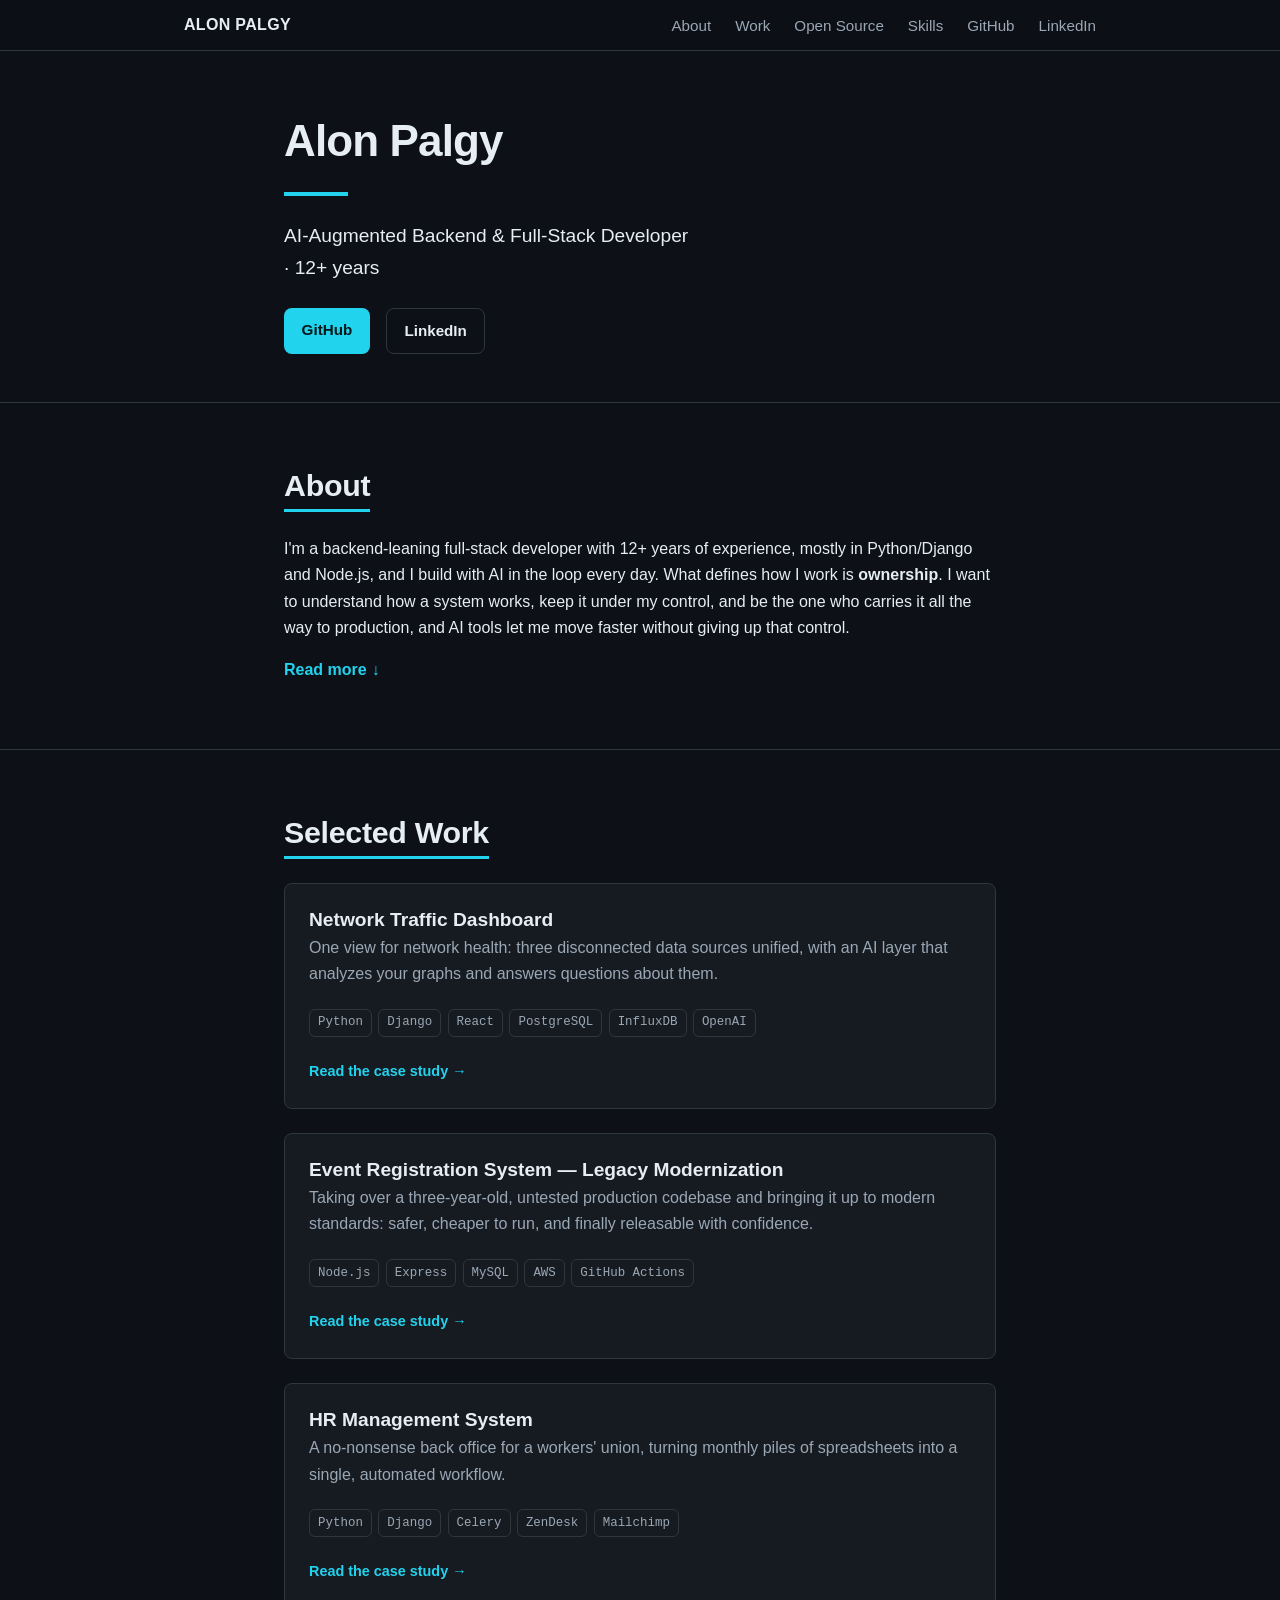
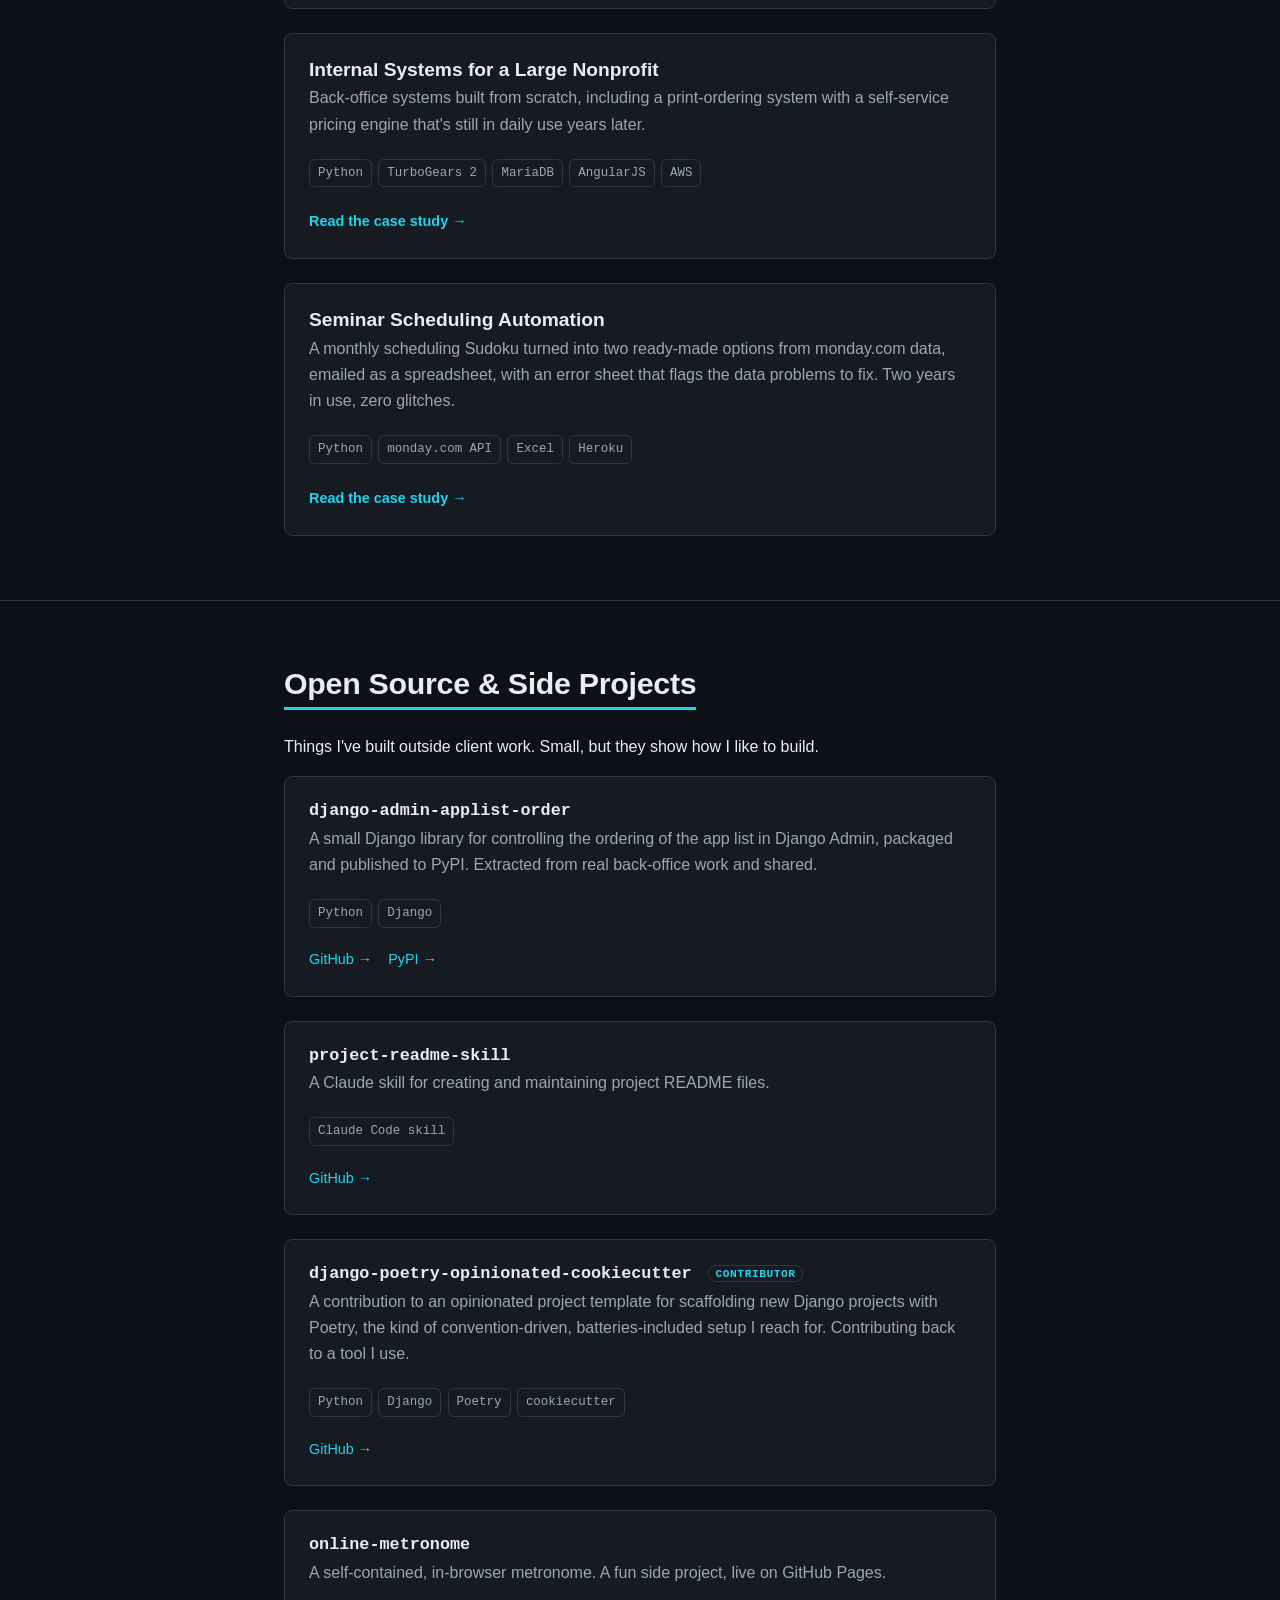
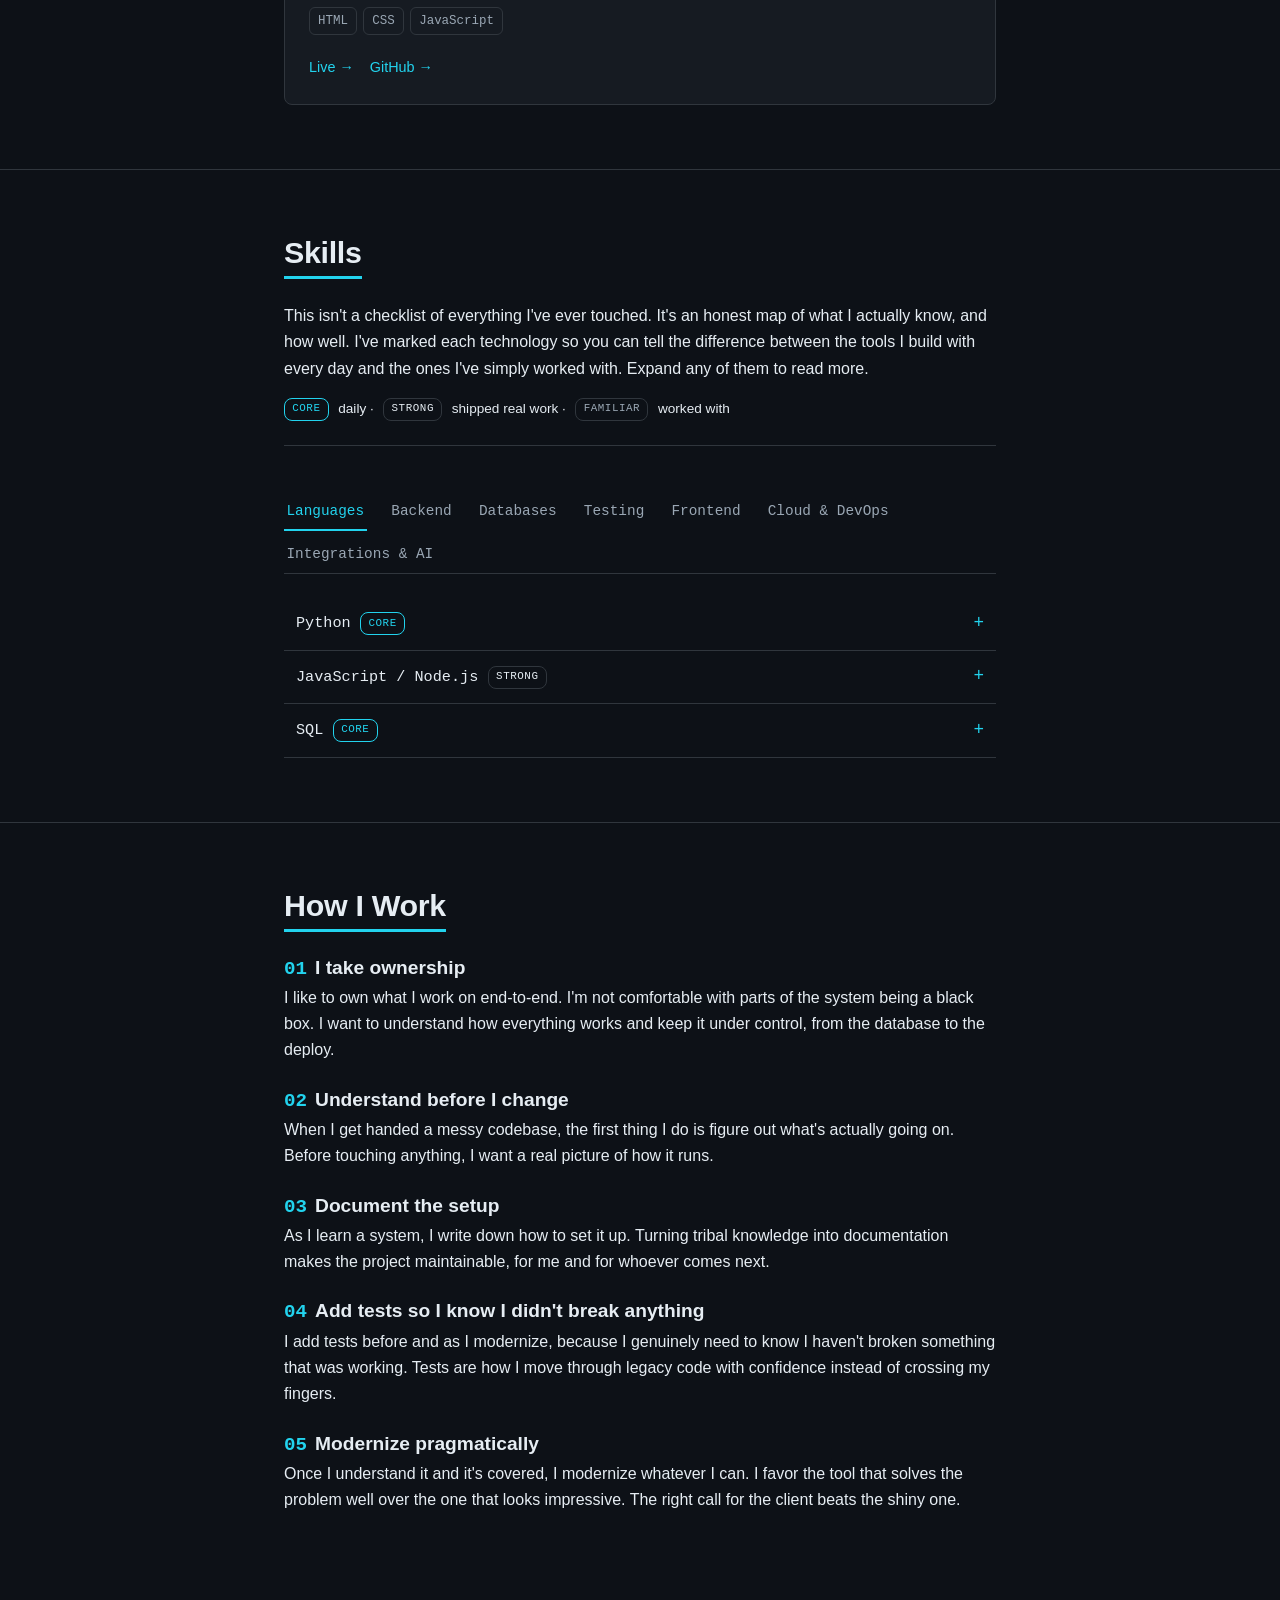
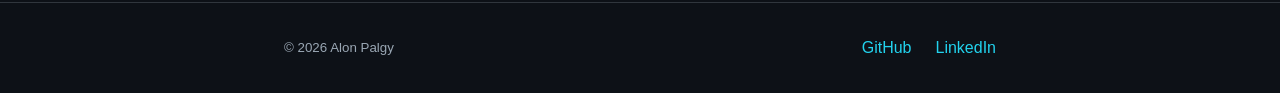
<file: index.html>
<!doctype html>
<html lang="en">
<head>
  <meta charset="utf-8">
  <meta name="viewport" content="width=device-width, initial-scale=1">
  <title>Alon Palgy — AI-Augmented Backend &amp; Full-Stack Developer</title>
  <meta name="description" content="Alon Palgy: AI-augmented backend and full-stack developer, 12+ years in Python/Django and Node.js. I build and ship end-to-end — data, integrations, CI/CD, and production — with AI in the loop.">
  <link rel="icon" type="image/svg+xml" href="assets/favicon.svg">
  <link rel="stylesheet" href="style.css">

  <!-- Open Graph / social -->
  <meta property="og:type" content="website">
  <meta property="og:title" content="Alon Palgy — AI-Augmented Backend &amp; Full-Stack Developer">
  <meta property="og:description" content="AI-augmented backend & full-stack developer, 12+ years. I build and ship end-to-end, from data and integrations to CI/CD and production.">
  <meta property="og:url" content="https://alon-p.github.io/self/">
  <meta name="twitter:card" content="summary">
</head>
<body>

  <header class="nav">
    <div class="nav-inner">
      <a class="nav-brand" href="index.html">ALON PALGY</a>
      <nav class="nav-links" aria-label="Primary">
        <a href="#about">About</a>
        <a href="#work">Work</a>
        <a href="#open-source">Open Source</a>
        <a href="#skills">Skills</a>
        <a href="https://github.com/alon-p" rel="noopener">GitHub</a>
        <a href="https://www.linkedin.com/in/alonpgy" rel="noopener">LinkedIn</a>
      </nav>
    </div>
  </header>

  <main>

    <!-- Hero -->
    <section class="hero">
      <div class="container">
        <h1>Alon Palgy</h1>
        <hr class="accent-rule">
        <p class="lead">AI-Augmented Backend &amp; Full-Stack Developer · 12+ years</p>
        <div class="hero-actions">
          <a class="btn btn-primary" href="https://github.com/alon-p" rel="noopener">GitHub</a>
          <a class="btn btn-secondary" href="https://www.linkedin.com/in/alonpgy" rel="noopener">LinkedIn</a>
        </div>
      </div>
    </section>

    <!-- About -->
    <section class="section" id="about">
      <div class="container">
        <h2 class="section-title">About</h2>
        <div class="readmore">
          <input class="readmore-toggle" type="checkbox" id="about-toggle">
          <p>I'm a backend-leaning full-stack developer with 12+ years of experience, mostly in Python/Django and Node.js, and I build with AI in the loop every day. What defines how I work is <strong>ownership</strong>. I want to understand how a system works, keep it under my control, and be the one who carries it all the way to production, and AI tools let me move faster without giving up that control.</p>
          <div class="readmore-rest">
            <p>I'm drawn to the complicated parts other people would rather avoid: untangling mismatched data sources, modernizing legacy services, and building the back-office tools and automations that keep an organization running. I'm comfortable taking responsibility for the whole path (CI/CD, integrations, deployments, and production operations), not just the code that's fun to write.</p>
            <p>I've done this across network monitoring, event management, and HR for a range of clients, and I bring the same instinct to each: make it work, make it understandable, and make sure I didn't break anything on the way.</p>
          </div>
          <label class="readmore-btn" for="about-toggle">
            <span class="readmore-more">Read more</span>
            <span class="readmore-less">Show less</span>
          </label>
        </div>
      </div>
    </section>

    <!-- Selected work -->
    <section class="section" id="work">
      <div class="container">
        <h2 class="section-title">Selected Work</h2>
        <div class="teasers">

          <article class="teaser">
            <h3><a href="projects/network-dashboard.html">Network Traffic Dashboard</a></h3>
            <p class="tagline">One view for network health: three disconnected data sources unified, with an AI layer that analyzes your graphs and answers questions about them.</p>
            <ul class="tags">
              <li>Python</li><li>Django</li><li>React</li><li>PostgreSQL</li><li>InfluxDB</li><li>OpenAI</li>
            </ul>
            <a class="more" href="projects/network-dashboard.html">Read the case study →</a>
          </article>

          <article class="teaser">
            <h3><a href="projects/event-registration.html">Event Registration System — Legacy Modernization</a></h3>
            <p class="tagline">Taking over a three-year-old, untested production codebase and bringing it up to modern standards: safer, cheaper to run, and finally releasable with confidence.</p>
            <ul class="tags">
              <li>Node.js</li><li>Express</li><li>MySQL</li><li>AWS</li><li>GitHub Actions</li>
            </ul>
            <a class="more" href="projects/event-registration.html">Read the case study →</a>
          </article>

          <article class="teaser">
            <h3><a href="projects/hr-system.html">HR Management System</a></h3>
            <p class="tagline">A no-nonsense back office for a workers' union, turning monthly piles of spreadsheets into a single, automated workflow.</p>
            <ul class="tags">
              <li>Python</li><li>Django</li><li>Celery</li><li>ZenDesk</li><li>Mailchimp</li>
            </ul>
            <a class="more" href="projects/hr-system.html">Read the case study →</a>
          </article>

          <article class="teaser">
            <h3><a href="projects/dror-israel.html">Internal Systems for a Large Nonprofit</a></h3>
            <p class="tagline">Back-office systems built from scratch, including a print-ordering system with a self-service pricing engine that's still in daily use years later.</p>
            <ul class="tags">
              <li>Python</li><li>TurboGears&nbsp;2</li><li>MariaDB</li><li>AngularJS</li><li>AWS</li>
            </ul>
            <a class="more" href="projects/dror-israel.html">Read the case study →</a>
          </article>

          <article class="teaser">
            <h3><a href="projects/seminar-scheduler.html">Seminar Scheduling Automation</a></h3>
            <p class="tagline">A monthly scheduling Sudoku turned into two ready-made options from monday.com data, emailed as a spreadsheet, with an error sheet that flags the data problems to fix. Two years in use, zero glitches.</p>
            <ul class="tags">
              <li>Python</li><li>monday.com&nbsp;API</li><li>Excel</li><li>Heroku</li>
            </ul>
            <a class="more" href="projects/seminar-scheduler.html">Read the case study →</a>
          </article>

        </div>
      </div>
    </section>

    <!-- Open source -->
    <section class="section" id="open-source">
      <div class="container">
        <h2 class="section-title">Open Source &amp; Side Projects</h2>
        <p>Things I've built outside client work. Small, but they show how I like to build.</p>
        <div class="repos">

          <article class="repo">
            <h3>django-admin-applist-order</h3>
            <p>A small Django library for controlling the ordering of the app list in Django Admin, packaged and published to PyPI. Extracted from real back-office work and shared.</p>
            <ul class="tags"><li>Python</li><li>Django</li></ul>
            <div class="links">
              <a href="https://github.com/alon-p/django-admin-applist-order" rel="noopener">GitHub →</a>
              <a href="https://pypi.org/project/django-admin-applist-order/" rel="noopener">PyPI →</a>
            </div>
          </article>

          <article class="repo">
            <h3>project-readme-skill</h3>
            <p>A Claude skill for creating and maintaining project README files.</p>
            <ul class="tags"><li>Claude Code skill</li></ul>
            <div class="links">
              <a href="https://github.com/alon-p/project-readme-skill" rel="noopener">GitHub →</a>
            </div>
          </article>

          <article class="repo">
            <h3>django-poetry-opinionated-cookiecutter <span class="repo-role">contributor</span></h3>
            <p>A contribution to an opinionated project template for scaffolding new Django projects with Poetry, the kind of convention-driven, batteries-included setup I reach for. Contributing back to a tool I use.</p>
            <ul class="tags"><li>Python</li><li>Django</li><li>Poetry</li><li>cookiecutter</li></ul>
            <div class="links">
              <a href="https://github.com/alonisser/django-poetry-opinionated-cookiecutter" rel="noopener">GitHub →</a>
            </div>
          </article>

          <article class="repo">
            <h3>online-metronome</h3>
            <p>A self-contained, in-browser metronome. A fun side project, live on GitHub Pages.</p>
            <ul class="tags"><li>HTML</li><li>CSS</li><li>JavaScript</li></ul>
            <div class="links">
              <a href="https://alon-p.github.io/online-metronome/" rel="noopener">Live →</a>
              <a href="https://github.com/alon-p/online-metronome" rel="noopener">GitHub →</a>
            </div>
          </article>

        </div>
      </div>
    </section>

    <!-- Skills -->
    <section class="section" id="skills">
      <div class="container">
        <h2 class="section-title">Skills</h2>

        <p class="skills-intro">This isn't a checklist of everything I've ever touched. It's an honest map of what I actually know, and how well. I've marked each technology so you can tell the difference between the tools I build with every day and the ones I've simply worked with. Expand any of them to read more.</p>
        <p class="tier-legend">
          <span class="tier tier-core">Core</span> daily ·
          <span class="tier tier-strong">Strong</span> shipped real work ·
          <span class="tier tier-familiar">Familiar</span> worked with
        </p>

        <div class="skill-tabs">
          <input class="skill-tab-input" type="radio" name="skill-tabs" id="st-languages" checked>
          <input class="skill-tab-input" type="radio" name="skill-tabs" id="st-backend">
          <input class="skill-tab-input" type="radio" name="skill-tabs" id="st-databases">
          <input class="skill-tab-input" type="radio" name="skill-tabs" id="st-testing">
          <input class="skill-tab-input" type="radio" name="skill-tabs" id="st-frontend">
          <input class="skill-tab-input" type="radio" name="skill-tabs" id="st-devops">
          <input class="skill-tab-input" type="radio" name="skill-tabs" id="st-integrations">

          <div class="skill-tablist" role="tablist" aria-label="Skill categories">
            <label class="skill-tab" for="st-languages">Languages</label>
            <label class="skill-tab" for="st-backend">Backend</label>
            <label class="skill-tab" for="st-databases">Databases</label>
            <label class="skill-tab" for="st-testing">Testing</label>
            <label class="skill-tab" for="st-frontend">Frontend</label>
            <label class="skill-tab" for="st-devops">Cloud &amp; DevOps</label>
            <label class="skill-tab" for="st-integrations">Integrations &amp; AI</label>
          </div>

          <div class="skill-panels">
            <div class="skill-panel" role="tabpanel">
          <details class="skill">
            <summary><span class="skill-name">Python</span> <span class="tier tier-core">Core</span></summary>
            <div class="skill-body">
              <p>My main language for about 12 years, and what I write every day. I was around for the end of Python 2.7 and have spent the last six years in Python 3, a language and community I genuinely enjoy. It's the tool I reach for first: expressive, quick to build in, and backed by a deep ecosystem, so I can take most problems from idea to a clean, well-tested solution without fighting the language. I never miss the annual PyCon Israel convention. Come say hello, see you there.</p>
              <p class="seen-in">Seen in: <a href="projects/seminar-scheduler.html">Seminar Scheduling Automation</a></p>
            </div>
          </details>
          <details class="skill">
            <summary><span class="skill-name">JavaScript / Node.js</span> <span class="tier tier-strong">Strong</span></summary>
            <div class="skill-body">
              <p>About two years building on a Node/Express backend. It's deliberately bare-bones: you live in middleware and assemble a lot yourself, with no ORM or even a query builder out of the box. I added Knex as a query builder, used it to close a number of SQL-injection holes, and defined a DB schema that the integration tests rebuild from scratch on every run. One thing I genuinely prefer: npm keeps a project's modules in its own folder, tidier than remembering to activate a virtualenv. Beyond that, given the choice, I reach for Python on the backend.</p>
              <p class="seen-in">Seen in: <a href="projects/event-registration.html">Event Registration System</a></p>
            </div>
          </details>
          <details class="skill">
            <summary><span class="skill-name">SQL</span> <span class="tier tier-core">Core</span></summary>
            <div class="skill-body">
              <p>Every system I've built runs on a relational database: MySQL, then MariaDB, and now PostgreSQL by default. I'm comfortable with the database <em>thinking</em>, not just the syntax: I've worked with B-tree indexes, run <code>EXPLAIN</code> and read its output, and picked sensible index candidates, though I'll be honest that I haven't done heavy performance tuning at scale. I like the ORM model approach, and I'm happy to drop to raw SQL when it's the clearer tool.</p>
            </div>
          </details>
        </div>

            <div class="skill-panel" role="tabpanel">
          <details class="skill">
            <summary><span class="skill-name">Django</span> <span class="tier tier-core">Core</span></summary>
            <div class="skill-body">
              <p>Six years of Django, and the framework I reach for on every project I can. I've also mentored several juniors on how to use it well, and I work with it mostly alongside Django REST Framework. What I love is that it's genuinely batteries-included: a test class that spins up a real test database from your migrations; built-in i18n; pluggable file storage with a ready-made S3 package; a mail layer with a fake backend for tests; and Django Admin, which is excellent for back-office tools. Its strong conventions even pay off on legacy code. I once inherited a badly-written Django project and got my bearings fast, precisely because the framework dictates how a project should be laid out.</p>
              <p class="seen-in">Seen in: <a href="projects/network-dashboard.html">Network Traffic Dashboard</a>, <a href="projects/hr-system.html">HR Management System</a></p>
            </div>
          </details>
          <details class="skill">
            <summary><span class="skill-name">Celery</span> <span class="tier tier-strong">Strong</span></summary>
            <div class="skill-body">
              <p>My go-to when work needs to happen asynchronously or on a schedule. It integrates cleanly with Django and is easy to run with Redis as the broker. On the HR system I used it to move heavy bulk-import work out of the request cycle and to fire a scheduled monthly reminder, replacing a manual "remember to do this" step with something automatic.</p>
              <p class="seen-in">Seen in: <a href="projects/hr-system.html">HR Management System</a></p>
            </div>
          </details>
          <details class="skill">
            <summary><span class="skill-name">Express</span> <span class="tier tier-strong">Strong</span></summary>
            <div class="skill-body">
              <p>About two years on a Node/Express backend: real, shipped work, middleware-heavy, with Knex for queries and a schema the tests rebuild each run. Not my preferred backend stack, but I know my way around it.</p>
              <p class="seen-in">Seen in: <a href="projects/event-registration.html">Event Registration System</a></p>
            </div>
          </details>
          <details class="skill">
            <summary><span class="skill-name">Flask</span> <span class="tier tier-strong">Strong</span></summary>
            <div class="skill-body">
              <p>My pick for a slim Python backend when I need something simple and database-free to start with. I built one project's MVP on Flask and later migrated it to Django as it grew up, the right tool for that stage.</p>
            </div>
          </details>
          <details class="skill">
            <summary><span class="skill-name">TurboGears</span> <span class="tier tier-familiar">Familiar</span></summary>
            <div class="skill-body">
              <p>An older framework with solid foundations and a great solo maintainer. I used it mostly because friends did, back before Django was as strong as it is today. I built around three systems on it, two of which are still running today, with later modernization like Microsoft Entra login bolted on.</p>
              <p class="seen-in">Seen in: <a href="projects/dror-israel.html">Internal Systems (Dror-Israel)</a></p>
            </div>
          </details>
        </div>

            <div class="skill-panel" role="tabpanel">
          <details class="skill">
            <summary><span class="skill-name">PostgreSQL</span> <span class="tier tier-core">Core</span></summary>
            <div class="skill-body">
              <p>My default database today. It feels the most modern of the ones I've used: convenient types, and a deep well of built-in functions and extensions that save you from reinventing things. It's what I'll choose for anything greenfield.</p>
              <p class="seen-in">Seen in: <a href="projects/network-dashboard.html">Network Traffic Dashboard</a>, <a href="projects/hr-system.html">HR Management System</a></p>
            </div>
          </details>
          <details class="skill">
            <summary><span class="skill-name">MySQL / MariaDB</span> <span class="tier tier-strong">Strong</span></summary>
            <div class="skill-body">
              <p>Used across earlier systems, including a live MySQL 5.7 → 8.0 migration with minimal downtime on a production service. I'm comfortable here; Postgres is just my preference now.</p>
              <p class="seen-in">Seen in: <a href="projects/event-registration.html">Event Registration System</a>, <a href="projects/dror-israel.html">Internal Systems (Dror-Israel)</a></p>
            </div>
          </details>
          <details class="skill">
            <summary><span class="skill-name">Redis</span> <span class="tier tier-strong">Strong</span></summary>
            <div class="skill-body">
              <p>Mostly as the Celery broker, and as a fast cache/store when a project needs one. Easy to reach for.</p>
            </div>
          </details>
          <details class="skill">
            <summary><span class="skill-name">InfluxDB</span> <span class="tier tier-familiar">Familiar</span></summary>
            <div class="skill-body">
              <p>The time-series source in the network dashboard, one of the three data sources I reconciled into a single health view.</p>
              <p class="seen-in">Seen in: <a href="projects/network-dashboard.html">Network Traffic Dashboard</a></p>
            </div>
          </details>
        </div>

            <div class="skill-panel" role="tabpanel">
          <p class="skills-intro">Testing runs through almost everything I do. It's how I move through legacy code and modernize without breaking what works. I'd rather test the complicated scenarios in code than reproduce them by hand, and I wire the suite into the pipeline so it runs on every pull request and before every deploy. With good tests, refactoring stops being scary, and that's only more true with AI agents: solid tests let me see what a refactor actually changed and keep the result verified rather than one big pile of slop.</p>
          <details class="skill">
            <summary><span class="skill-name">Django test framework</span> <span class="tier tier-core">Core</span></summary>
            <div class="skill-body">
              <p>My testing home. I love that it stands up a real test database from your migrations and resets it between tests, so writing meaningful, DB-backed integration tests is effortless and still fast. I use clock-faking to cover time-dependent behaviour, too.</p>
              <p class="seen-in">Seen in: <a href="projects/network-dashboard.html">Network Traffic Dashboard</a>, <a href="projects/hr-system.html">HR Management System</a></p>
            </div>
          </details>
          <details class="skill">
            <summary><span class="skill-name">Mocha / Supertest</span> <span class="tier tier-strong">Strong</span></summary>
            <div class="skill-body">
              <p>The stack I used to build the first integration test suite on the Node/Express event-registration project, where testing had been manual. Works well; the one thing I missed from Django was automatic test-database creation and reset, so I wired that up myself around the Knex schema.</p>
              <p class="seen-in">Seen in: <a href="projects/event-registration.html">Event Registration System</a></p>
            </div>
          </details>
          <details class="skill">
            <summary><span class="skill-name">pytest</span> <span class="tier tier-familiar">Familiar</span></summary>
            <div class="skill-body">
              <p>I used it on a Flask project, partly to learn it, and set up some fixtures. I like it, though for Django work I still prefer the built-in test framework.</p>
            </div>
          </details>
          <div class="skill-listed"><span class="skill-name">Vitest</span> <span class="tier tier-familiar">Familiar</span> <span class="seen-in">for some React component tests</span></div>
        </div>

            <div class="skill-panel" role="tabpanel">
          <p class="skills-intro">I'm backend-leaning, and honest about it: the front end is the supporting cast to my backend work. I do the straightforward parts well and know where my edges are.</p>
          <details class="skill">
            <summary><span class="skill-name">React</span> <span class="tier tier-strong">Strong</span></summary>
            <div class="skill-body">
              <p>I've used React on several projects, mostly to consume the API I'm building. I'll be honest that I'm not on the bleeding edge (the JavaScript world moves fast and the ecosystem reshapes itself every six months), but I can hold my own in a React codebase, especially a well-organized one. I like the SPA approach (when it isn't overkill) and the fast feedback of a live dev server, and I've written some component tests with Vitest.</p>
              <p class="seen-in">Seen in: <a href="projects/network-dashboard.html">Network Traffic Dashboard</a></p>
            </div>
          </details>
          <details class="skill">
            <summary><span class="skill-name">Front-end JavaScript</span> <span class="tier tier-familiar">Familiar</span></summary>
            <div class="skill-body">
              <p>I build the practical things (forms, buttons, displaying data) and do them solidly. Lately I've been experimenting with HTMX, building interactive pages from Django templates without reaching for React. I'm "okay, not great," and I'd like to keep getting better at writing cleaner, more optimized front-end code.</p>
            </div>
          </details>
          <details class="skill">
            <summary><span class="skill-name">AngularJS · Vue.js · jQuery</span> <span class="tier tier-familiar">Familiar</span></summary>
            <div class="skill-body">
              <p>Older front-end stacks I've worked in. I can read the docs and be productive in any of them. I have a soft spot for jQuery, honestly. It's a shame it's not fashionable anymore; it came from an era of approachable JavaScript projects that were easy to pick up and work with.</p>
              <p class="seen-in">Seen in: <a href="projects/dror-israel.html">Internal Systems (Dror-Israel)</a></p>
            </div>
          </details>
        </div>

            <div class="skill-panel" role="tabpanel">
          <p class="skills-intro">This is squarely my territory: "ship it to production myself" is a big part of how I work. I treat infrastructure as code and pipelines as the source of truth.</p>
          <details class="skill">
            <summary><span class="skill-name">AWS</span> <span class="tier tier-core">Core</span></summary>
            <div class="skill-body">
              <p>I deploy and run our apps on AWS and have gone hands-on with a good slice of it: configuring ALB + WAF with rules, running tasks on ECS (typically an Nginx container fronting Django, sometimes with Celery), scheduling with EventBridge Scheduler, and working across EC2, S3, EFS, Route 53, RDS, IAM, CloudWatch, CodePipeline + CodeBuild, and the occasional Lambda. Almost all of it is managed in Terraform. I only drop into the console when I'm exploring something.</p>
              <p class="seen-in">Seen in: <a href="projects/event-registration.html">Event Registration System</a>, <a href="projects/dror-israel.html">Internal Systems (Dror-Israel)</a></p>
            </div>
          </details>
          <details class="skill">
            <summary><span class="skill-name">CI/CD</span> <span class="tier tier-core">Core</span></summary>
            <div class="skill-body">
              <p>I build pipelines so that once you push or merge a PR, the app gets tested (and tells you if something failed) and then deploys, with nothing done by hand. On GitHub Actions or Bitbucket Pipelines I run the suite and trigger the deploy; on AWS that means CodePipeline and CodeBuild turning the code into a container image. I built the first pipeline on a project where releases had been entirely manual. A pipeline I like also documents the process, so the steps live in version control instead of a README that drifts, or in the head of whoever set it up.</p>
              <p class="seen-in">Seen in: <a href="projects/event-registration.html">Event Registration System</a></p>
            </div>
          </details>
          <details class="skill">
            <summary><span class="skill-name">Docker</span> <span class="tier tier-strong">Strong</span></summary>
            <div class="skill-body">
              <p>Locally, I use Docker to bring up the services I need (Postgres, Nginx, Redis) scoped to a project, and to test how the app behaves inside a container. I work mostly through docker-compose, which doubles as a clean infrastructure-as-code description of the local stack. It's also how I make life easy for a front-end teammate: <code>docker-compose up</code> and the whole backend is running, nothing to install.</p>
            </div>
          </details>
          <details class="skill">
            <summary><span class="skill-name">Terraform</span> <span class="tier tier-strong">Strong</span></summary>
            <div class="skill-body">
              <p>I keep a Terraform repository as the record of all infrastructure changes. IaC is the default, and the console is only for exploration. It's how I keep AWS under control rather than clicking things into existence.</p>
            </div>
          </details>
          <details class="skill">
            <summary><span class="skill-name">Heroku</span> <span class="tier tier-strong">Strong</span></summary>
            <div class="skill-body">
              <p>I built a reproducible "one-click new app" setup: a JSON manifest declaring everything an app needs (env vars, services, add-ons) plus a GitHub connection so it pulls and builds from the repo. It takes real fluency with Heroku's services and buildpack conventions to get that smooth.</p>
              <p class="seen-in">Seen in: <a href="projects/network-dashboard.html">Network Traffic Dashboard</a></p>
            </div>
          </details>
        </div>

            <div class="skill-panel" role="tabpanel">
          <details class="skill">
            <summary><span class="skill-name">OpenAI integration</span> <span class="tier tier-strong">Strong</span></summary>
            <div class="skill-body">
              <p>I built the integration plumbing for the network dashboard's AI feature. A colleague designed the prompts; my job was to combine the relevant data with them, send the request to the OpenAI API asynchronously through Celery, then receive the response, persist it, display it, and let the user keep chatting. It was deliberately simple for the time, with no tools or function-calling, because the customer wanted to test whether it would add value. It didn't end up moving the needle for them, but it was a real, shipped integration with a sound async architecture.</p>
              <p class="seen-in">Seen in: <a href="projects/network-dashboard.html">Network Traffic Dashboard</a></p>
            </div>
          </details>
          <details class="skill">
            <summary><span class="skill-name">Auth0 / Microsoft Entra</span> <span class="tier tier-strong">Strong</span></summary>
            <div class="skill-body">
              <p>I integrated an external-provider auth flow with Auth0, which meant adapting the app to support it and enabling it per deployment, per customer: some clients use it, some don't. That involved working directly with Auth0 (getting to grips with their tiers and glossary) and wiring Microsoft Entra as a federated connection alongside an Auth0-managed user database.</p>
              <p class="seen-in">Seen in: <a href="projects/network-dashboard.html">Network Traffic Dashboard</a></p>
            </div>
          </details>
          <details class="skill">
            <summary><span class="skill-name">ZenDesk</span> <span class="tier tier-strong">Strong</span></summary>
            <div class="skill-body">
              <p>I built a successful two-way integration: pushing data into ZenDesk from our app, and exposing a webhook so ZenDesk could notify us when something changed. A genuinely pleasant API to work with.</p>
              <p class="seen-in">Seen in: <a href="projects/hr-system.html">HR Management System</a></p>
            </div>
          </details>
          <details class="skill">
            <summary><span class="skill-name">Mailchimp</span> <span class="tier tier-familiar">Familiar</span></summary>
            <div class="skill-body">
              <p>Reading and using their API to keep member details synced to the right email lists.</p>
              <p class="seen-in">Seen in: <a href="projects/hr-system.html">HR Management System</a></p>
            </div>
          </details>
          <details class="skill">
            <summary><span class="skill-name">Claude Code</span> <span class="tier tier-strong">Strong</span></summary>
            <div class="skill-body">
              <p>I use Claude Code every day and keep learning how to get more out of it. It noticeably speeds up how I build and ship. The way I work with it reflects how I work generally: I write instructions and plans that bake in testing and clear, ordered steps, so the output stays controlled instead of turning into one big pile of slop. (I've also published a small Claude skill, project-readme-skill; see Open Source.)</p>
            </div>
          </details>
            </div>
          </div>
        </div>
      </div>
    </section>

    <!-- How I work -->
    <section class="section" id="how-i-work">
      <div class="container">
        <h2 class="section-title">How I Work</h2>

        <div class="principle">
          <h3><span class="num">01</span>I take ownership</h3>
          <p>I like to own what I work on end-to-end. I'm not comfortable with parts of the system being a black box. I want to understand how everything works and keep it under control, from the database to the deploy.</p>
        </div>
        <div class="principle">
          <h3><span class="num">02</span>Understand before I change</h3>
          <p>When I get handed a messy codebase, the first thing I do is figure out what's actually going on. Before touching anything, I want a real picture of how it runs.</p>
        </div>
        <div class="principle">
          <h3><span class="num">03</span>Document the setup</h3>
          <p>As I learn a system, I write down how to set it up. Turning tribal knowledge into documentation makes the project maintainable, for me and for whoever comes next.</p>
        </div>
        <div class="principle">
          <h3><span class="num">04</span>Add tests so I know I didn't break anything</h3>
          <p>I add tests before and as I modernize, because I genuinely need to know I haven't broken something that was working. Tests are how I move through legacy code with confidence instead of crossing my fingers.</p>
        </div>
        <div class="principle">
          <h3><span class="num">05</span>Modernize pragmatically</h3>
          <p>Once I understand it and it's covered, I modernize whatever I can. I favor the tool that solves the problem well over the one that looks impressive. The right call for the client beats the shiny one.</p>
        </div>
      </div>
    </section>

  </main>

  <footer class="footer">
    <div class="container footer-inner">
      <small>© 2026 Alon Palgy</small>
      <div class="footer-links">
        <a href="https://github.com/alon-p" rel="noopener">GitHub</a>
        <a href="https://www.linkedin.com/in/alonpgy" rel="noopener">LinkedIn</a>
      </div>
    </div>
  </footer>

</body>
</html>
</file>
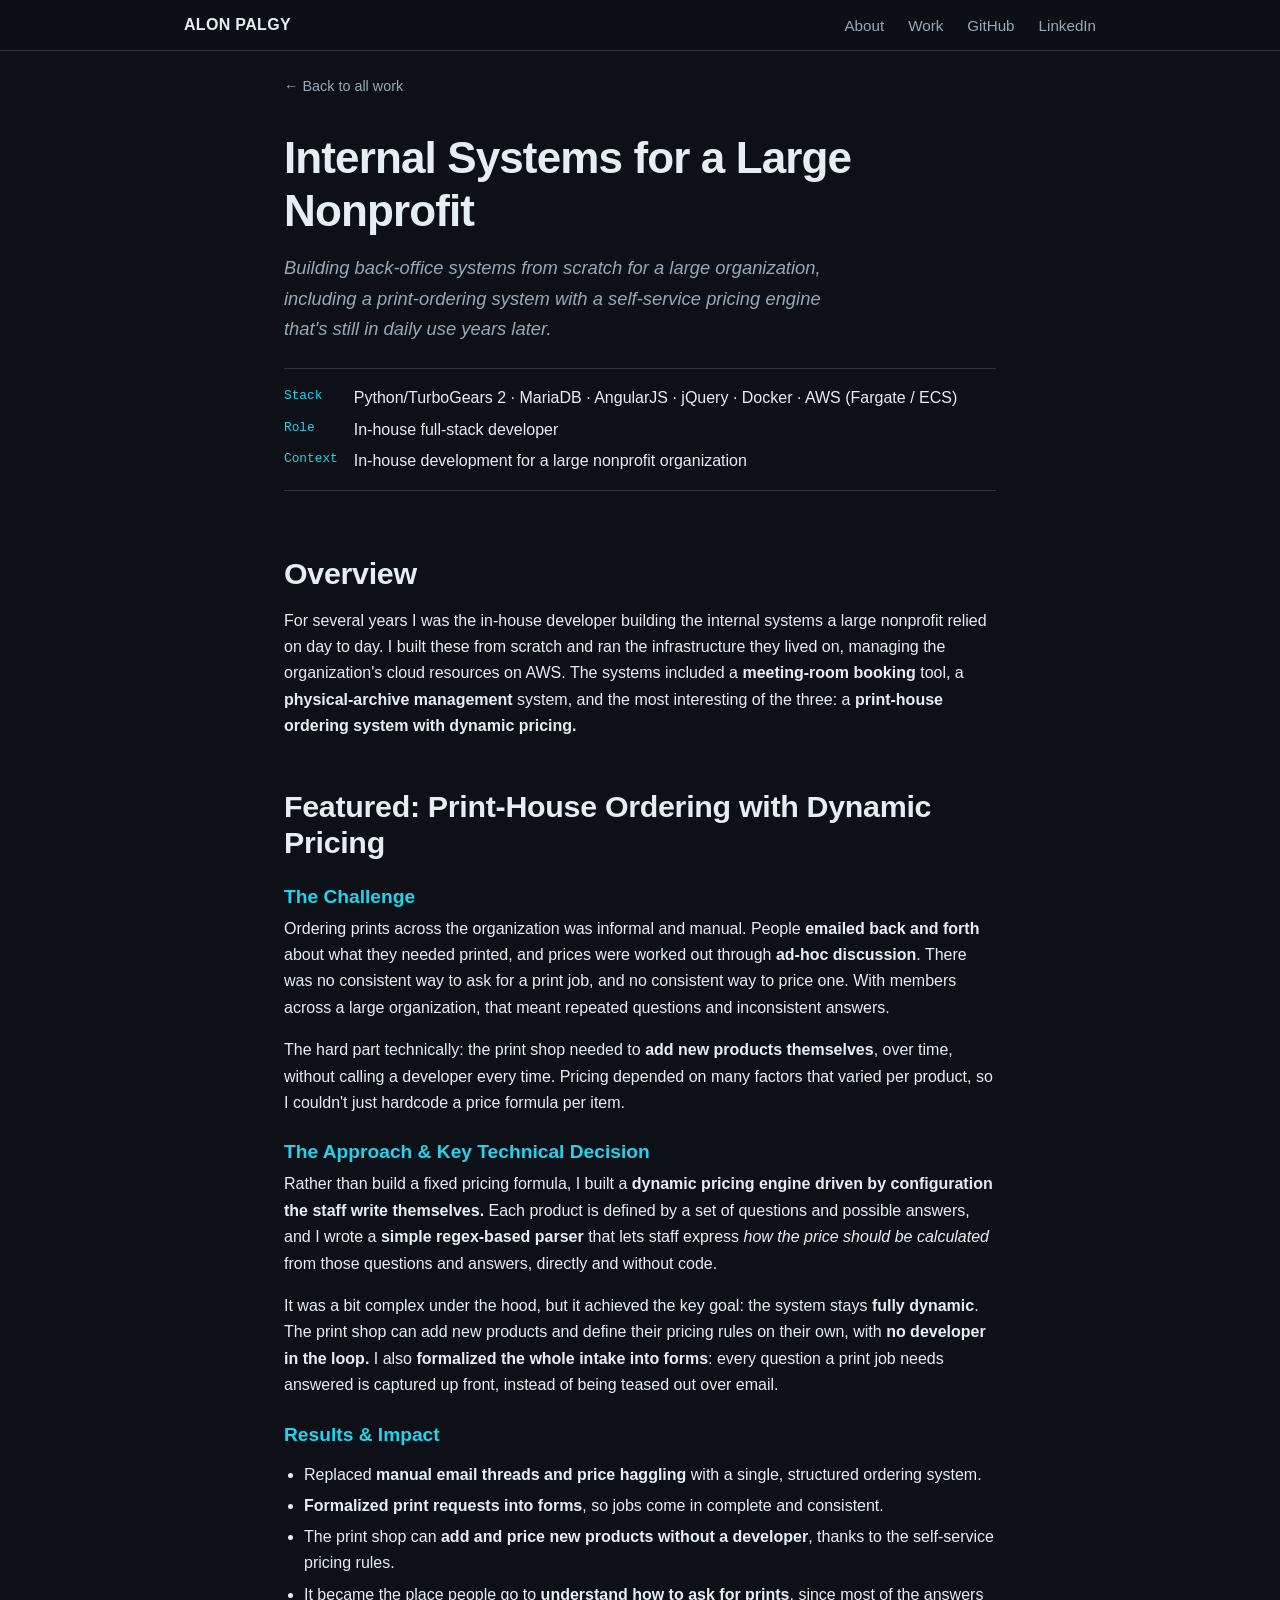
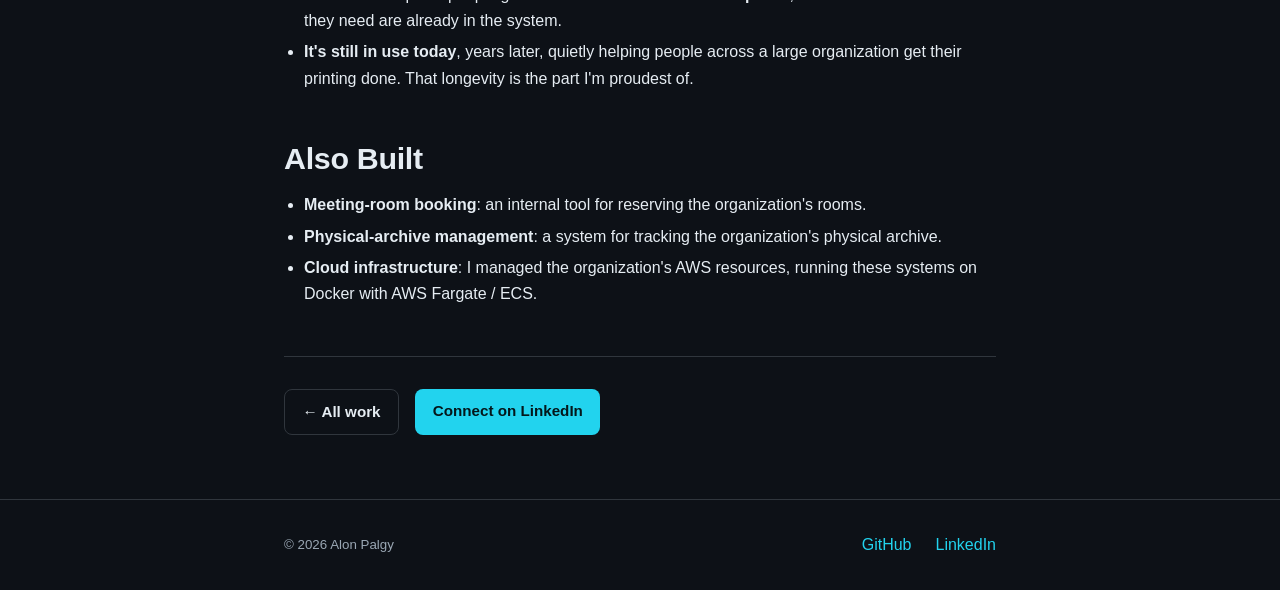
<file: projects/dror-israel.html>
<!doctype html>
<html lang="en">
<head>
  <meta charset="utf-8">
  <meta name="viewport" content="width=device-width, initial-scale=1">
  <title>Internal Systems for a Large Nonprofit — Alon Palgy</title>
  <meta name="description" content="Case study: building back-office systems from scratch for a large nonprofit, including a print-ordering system with a self-service regex-driven pricing engine still in use today.">
  <link rel="icon" type="image/svg+xml" href="../assets/favicon.svg">
  <link rel="stylesheet" href="../style.css">
  <meta property="og:type" content="article">
  <meta property="og:title" content="Internal Systems for a Large Nonprofit — Alon Palgy">
  <meta property="og:description" content="Back-office systems built from scratch, including a print-ordering system with a self-service pricing engine that's still in daily use years later.">
  <meta property="og:url" content="https://alon-p.github.io/self/projects/dror-israel.html">
</head>
<body>

  <header class="nav">
    <div class="nav-inner">
      <a class="nav-brand" href="../index.html">ALON PALGY</a>
      <nav class="nav-links" aria-label="Primary">
        <a href="../index.html#about">About</a>
        <a href="../index.html#work">Work</a>
        <a href="https://github.com/alon-p" rel="noopener">GitHub</a>
        <a href="https://www.linkedin.com/in/alonpgy" rel="noopener">LinkedIn</a>
      </nav>
    </div>
  </header>

  <main>
    <div class="container">
      <a class="back-link" href="../index.html#work">← Back to all work</a>

      <article>
        <header class="case-header">
          <h1>Internal Systems for a Large Nonprofit</h1>
          <p class="case-tagline">Building back-office systems from scratch for a large organization, including a print-ordering system with a self-service pricing engine that's still in daily use years later.</p>
          <div class="case-meta">
            <dl>
              <dt>Stack</dt><dd>Python/TurboGears 2 · MariaDB · AngularJS · jQuery · Docker · AWS (Fargate / ECS)</dd>
              <dt>Role</dt><dd>In-house full-stack developer</dd>
              <dt>Context</dt><dd>In-house development for a large nonprofit organization</dd>
            </dl>
          </div>
        </header>

        <div class="case-body">
          <h2>Overview</h2>
          <p>For several years I was the in-house developer building the internal systems a large nonprofit relied on day to day. I built these from scratch and ran the infrastructure they lived on, managing the organization's cloud resources on AWS. The systems included a <strong>meeting-room booking</strong> tool, a <strong>physical-archive management</strong> system, and the most interesting of the three: a <strong>print-house ordering system with dynamic pricing.</strong></p>

          <h2>Featured: Print-House Ordering with Dynamic Pricing</h2>

          <h3>The Challenge</h3>
          <p>Ordering prints across the organization was informal and manual. People <strong>emailed back and forth</strong> about what they needed printed, and prices were worked out through <strong>ad-hoc discussion</strong>. There was no consistent way to ask for a print job, and no consistent way to price one. With members across a large organization, that meant repeated questions and inconsistent answers.</p>
          <p>The hard part technically: the print shop needed to <strong>add new products themselves</strong>, over time, without calling a developer every time. Pricing depended on many factors that varied per product, so I couldn't just hardcode a price formula per item.</p>

          <h3>The Approach &amp; Key Technical Decision</h3>
          <p>Rather than build a fixed pricing formula, I built a <strong>dynamic pricing engine driven by configuration the staff write themselves.</strong> Each product is defined by a set of questions and possible answers, and I wrote a <strong>simple regex-based parser</strong> that lets staff express <em>how the price should be calculated</em> from those questions and answers, directly and without code.</p>
          <p>It was a bit complex under the hood, but it achieved the key goal: the system stays <strong>fully dynamic</strong>. The print shop can add new products and define their pricing rules on their own, with <strong>no developer in the loop.</strong> I also <strong>formalized the whole intake into forms</strong>: every question a print job needs answered is captured up front, instead of being teased out over email.</p>

          <h3>Results &amp; Impact</h3>
          <ul>
            <li>Replaced <strong>manual email threads and price haggling</strong> with a single, structured ordering system.</li>
            <li><strong>Formalized print requests into forms</strong>, so jobs come in complete and consistent.</li>
            <li>The print shop can <strong>add and price new products without a developer</strong>, thanks to the self-service pricing rules.</li>
            <li>It became the place people go to <strong>understand how to ask for prints</strong>, since most of the answers they need are already in the system.</li>
            <li><strong>It's still in use today</strong>, years later, quietly helping people across a large organization get their printing done. That longevity is the part I'm proudest of.</li>
          </ul>

          <h2>Also Built</h2>
          <ul>
            <li><strong>Meeting-room booking</strong>: an internal tool for reserving the organization's rooms.</li>
            <li><strong>Physical-archive management</strong>: a system for tracking the organization's physical archive.</li>
            <li><strong>Cloud infrastructure</strong>: I managed the organization's AWS resources, running these systems on Docker with AWS Fargate / ECS.</li>
          </ul>
        </div>

        <div class="case-cta">
          <a class="btn btn-secondary" href="../index.html#work">← All work</a>
          <a class="btn btn-primary" href="https://www.linkedin.com/in/alonpgy" rel="noopener">Connect on LinkedIn</a>
        </div>
      </article>
    </div>
  </main>

  <footer class="footer">
    <div class="container footer-inner">
      <small>© 2026 Alon Palgy</small>
      <div class="footer-links">
        <a href="https://github.com/alon-p" rel="noopener">GitHub</a>
        <a href="https://www.linkedin.com/in/alonpgy" rel="noopener">LinkedIn</a>
      </div>
    </div>
  </footer>

</body>
</html>
</file>
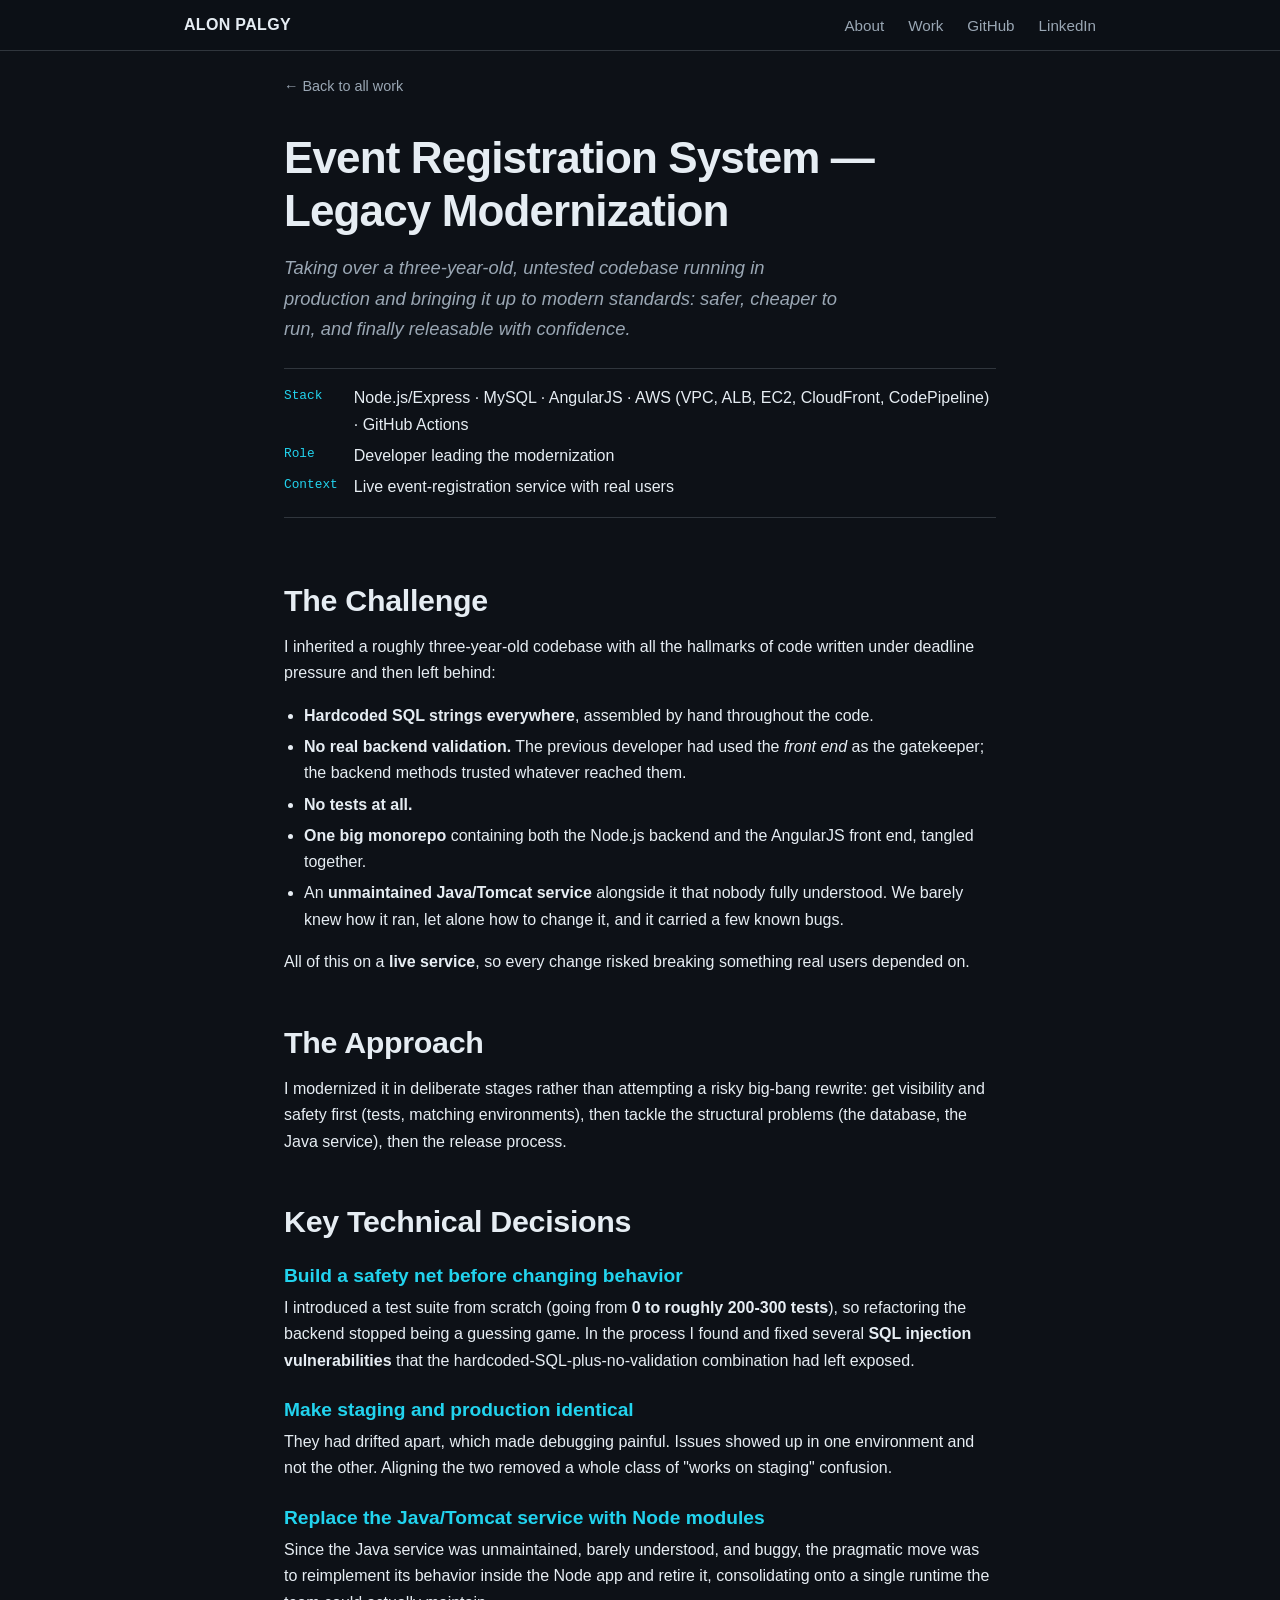
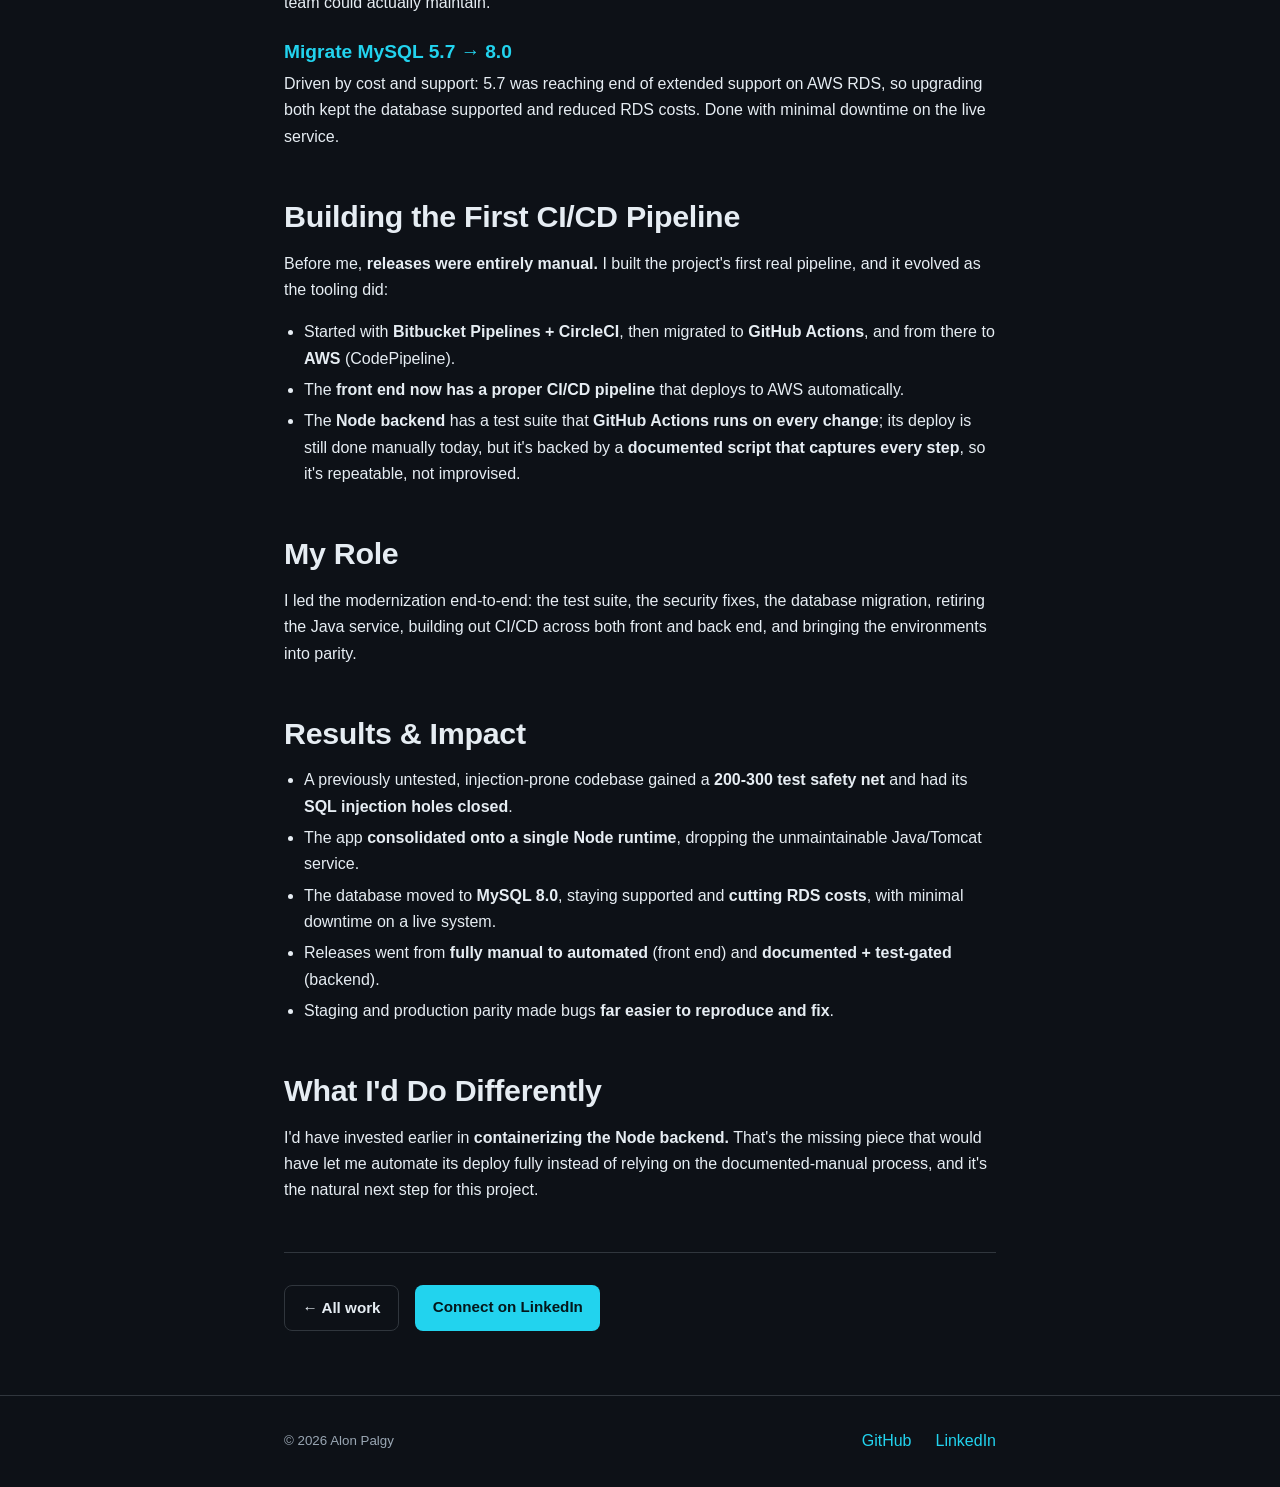
<file: projects/event-registration.html>
<!doctype html>
<html lang="en">
<head>
  <meta charset="utf-8">
  <meta name="viewport" content="width=device-width, initial-scale=1">
  <title>Event Registration — Legacy Modernization — Alon Palgy</title>
  <meta name="description" content="Case study: taking over a three-year-old, untested Node.js production codebase: adding tests, fixing SQL injections, migrating MySQL 5.7→8.0, retiring a Java service, and building the first CI/CD.">
  <link rel="icon" type="image/svg+xml" href="../assets/favicon.svg">
  <link rel="stylesheet" href="../style.css">
  <meta property="og:type" content="article">
  <meta property="og:title" content="Event Registration — Legacy Modernization — Alon Palgy">
  <meta property="og:description" content="Taking over a three-year-old, untested production codebase and bringing it up to modern standards: safer, cheaper to run, and finally releasable with confidence.">
  <meta property="og:url" content="https://alon-p.github.io/self/projects/event-registration.html">
</head>
<body>

  <header class="nav">
    <div class="nav-inner">
      <a class="nav-brand" href="../index.html">ALON PALGY</a>
      <nav class="nav-links" aria-label="Primary">
        <a href="../index.html#about">About</a>
        <a href="../index.html#work">Work</a>
        <a href="https://github.com/alon-p" rel="noopener">GitHub</a>
        <a href="https://www.linkedin.com/in/alonpgy" rel="noopener">LinkedIn</a>
      </nav>
    </div>
  </header>

  <main>
    <div class="container">
      <a class="back-link" href="../index.html#work">← Back to all work</a>

      <article>
        <header class="case-header">
          <h1>Event Registration System — Legacy Modernization</h1>
          <p class="case-tagline">Taking over a three-year-old, untested codebase running in production and bringing it up to modern standards: safer, cheaper to run, and finally releasable with confidence.</p>
          <div class="case-meta">
            <dl>
              <dt>Stack</dt><dd>Node.js/Express · MySQL · AngularJS · AWS (VPC, ALB, EC2, CloudFront, CodePipeline) · GitHub Actions</dd>
              <dt>Role</dt><dd>Developer leading the modernization</dd>
              <dt>Context</dt><dd>Live event-registration service with real users</dd>
            </dl>
          </div>
        </header>

        <div class="case-body">
          <h2>The Challenge</h2>
          <p>I inherited a roughly three-year-old codebase with all the hallmarks of code written under deadline pressure and then left behind:</p>
          <ul>
            <li><strong>Hardcoded SQL strings everywhere</strong>, assembled by hand throughout the code.</li>
            <li><strong>No real backend validation.</strong> The previous developer had used the <em>front end</em> as the gatekeeper; the backend methods trusted whatever reached them.</li>
            <li><strong>No tests at all.</strong></li>
            <li><strong>One big monorepo</strong> containing both the Node.js backend and the AngularJS front end, tangled together.</li>
            <li>An <strong>unmaintained Java/Tomcat service</strong> alongside it that nobody fully understood. We barely knew how it ran, let alone how to change it, and it carried a few known bugs.</li>
          </ul>
          <p>All of this on a <strong>live service</strong>, so every change risked breaking something real users depended on.</p>

          <h2>The Approach</h2>
          <p>I modernized it in deliberate stages rather than attempting a risky big-bang rewrite: get visibility and safety first (tests, matching environments), then tackle the structural problems (the database, the Java service), then the release process.</p>

          <h2>Key Technical Decisions</h2>
          <h3>Build a safety net before changing behavior</h3>
          <p>I introduced a test suite from scratch (going from <strong>0 to roughly 200-300 tests</strong>), so refactoring the backend stopped being a guessing game. In the process I found and fixed several <strong>SQL injection vulnerabilities</strong> that the hardcoded-SQL-plus-no-validation combination had left exposed.</p>
          <h3>Make staging and production identical</h3>
          <p>They had drifted apart, which made debugging painful. Issues showed up in one environment and not the other. Aligning the two removed a whole class of "works on staging" confusion.</p>
          <h3>Replace the Java/Tomcat service with Node modules</h3>
          <p>Since the Java service was unmaintained, barely understood, and buggy, the pragmatic move was to reimplement its behavior inside the Node app and retire it, consolidating onto a single runtime the team could actually maintain.</p>
          <h3>Migrate MySQL 5.7 → 8.0</h3>
          <p>Driven by cost and support: 5.7 was reaching end of extended support on AWS RDS, so upgrading both kept the database supported and reduced RDS costs. Done with minimal downtime on the live service.</p>

          <h2>Building the First CI/CD Pipeline</h2>
          <p>Before me, <strong>releases were entirely manual.</strong> I built the project's first real pipeline, and it evolved as the tooling did:</p>
          <ul>
            <li>Started with <strong>Bitbucket Pipelines + CircleCI</strong>, then migrated to <strong>GitHub Actions</strong>, and from there to <strong>AWS</strong> (CodePipeline).</li>
            <li>The <strong>front end now has a proper CI/CD pipeline</strong> that deploys to AWS automatically.</li>
            <li>The <strong>Node backend</strong> has a test suite that <strong>GitHub Actions runs on every change</strong>; its deploy is still done manually today, but it's backed by a <strong>documented script that captures every step</strong>, so it's repeatable, not improvised.</li>
          </ul>

          <h2>My Role</h2>
          <p>I led the modernization end-to-end: the test suite, the security fixes, the database migration, retiring the Java service, building out CI/CD across both front and back end, and bringing the environments into parity.</p>

          <h2>Results &amp; Impact</h2>
          <ul>
            <li>A previously untested, injection-prone codebase gained a <strong>200-300 test safety net</strong> and had its <strong>SQL injection holes closed</strong>.</li>
            <li>The app <strong>consolidated onto a single Node runtime</strong>, dropping the unmaintainable Java/Tomcat service.</li>
            <li>The database moved to <strong>MySQL 8.0</strong>, staying supported and <strong>cutting RDS costs</strong>, with minimal downtime on a live system.</li>
            <li>Releases went from <strong>fully manual to automated</strong> (front end) and <strong>documented + test-gated</strong> (backend).</li>
            <li>Staging and production parity made bugs <strong>far easier to reproduce and fix</strong>.</li>
          </ul>

          <h2>What I'd Do Differently</h2>
          <p>I'd have invested earlier in <strong>containerizing the Node backend.</strong> That's the missing piece that would have let me automate its deploy fully instead of relying on the documented-manual process, and it's the natural next step for this project.</p>
        </div>

        <div class="case-cta">
          <a class="btn btn-secondary" href="../index.html#work">← All work</a>
          <a class="btn btn-primary" href="https://www.linkedin.com/in/alonpgy" rel="noopener">Connect on LinkedIn</a>
        </div>
      </article>
    </div>
  </main>

  <footer class="footer">
    <div class="container footer-inner">
      <small>© 2026 Alon Palgy</small>
      <div class="footer-links">
        <a href="https://github.com/alon-p" rel="noopener">GitHub</a>
        <a href="https://www.linkedin.com/in/alonpgy" rel="noopener">LinkedIn</a>
      </div>
    </div>
  </footer>

</body>
</html>
</file>
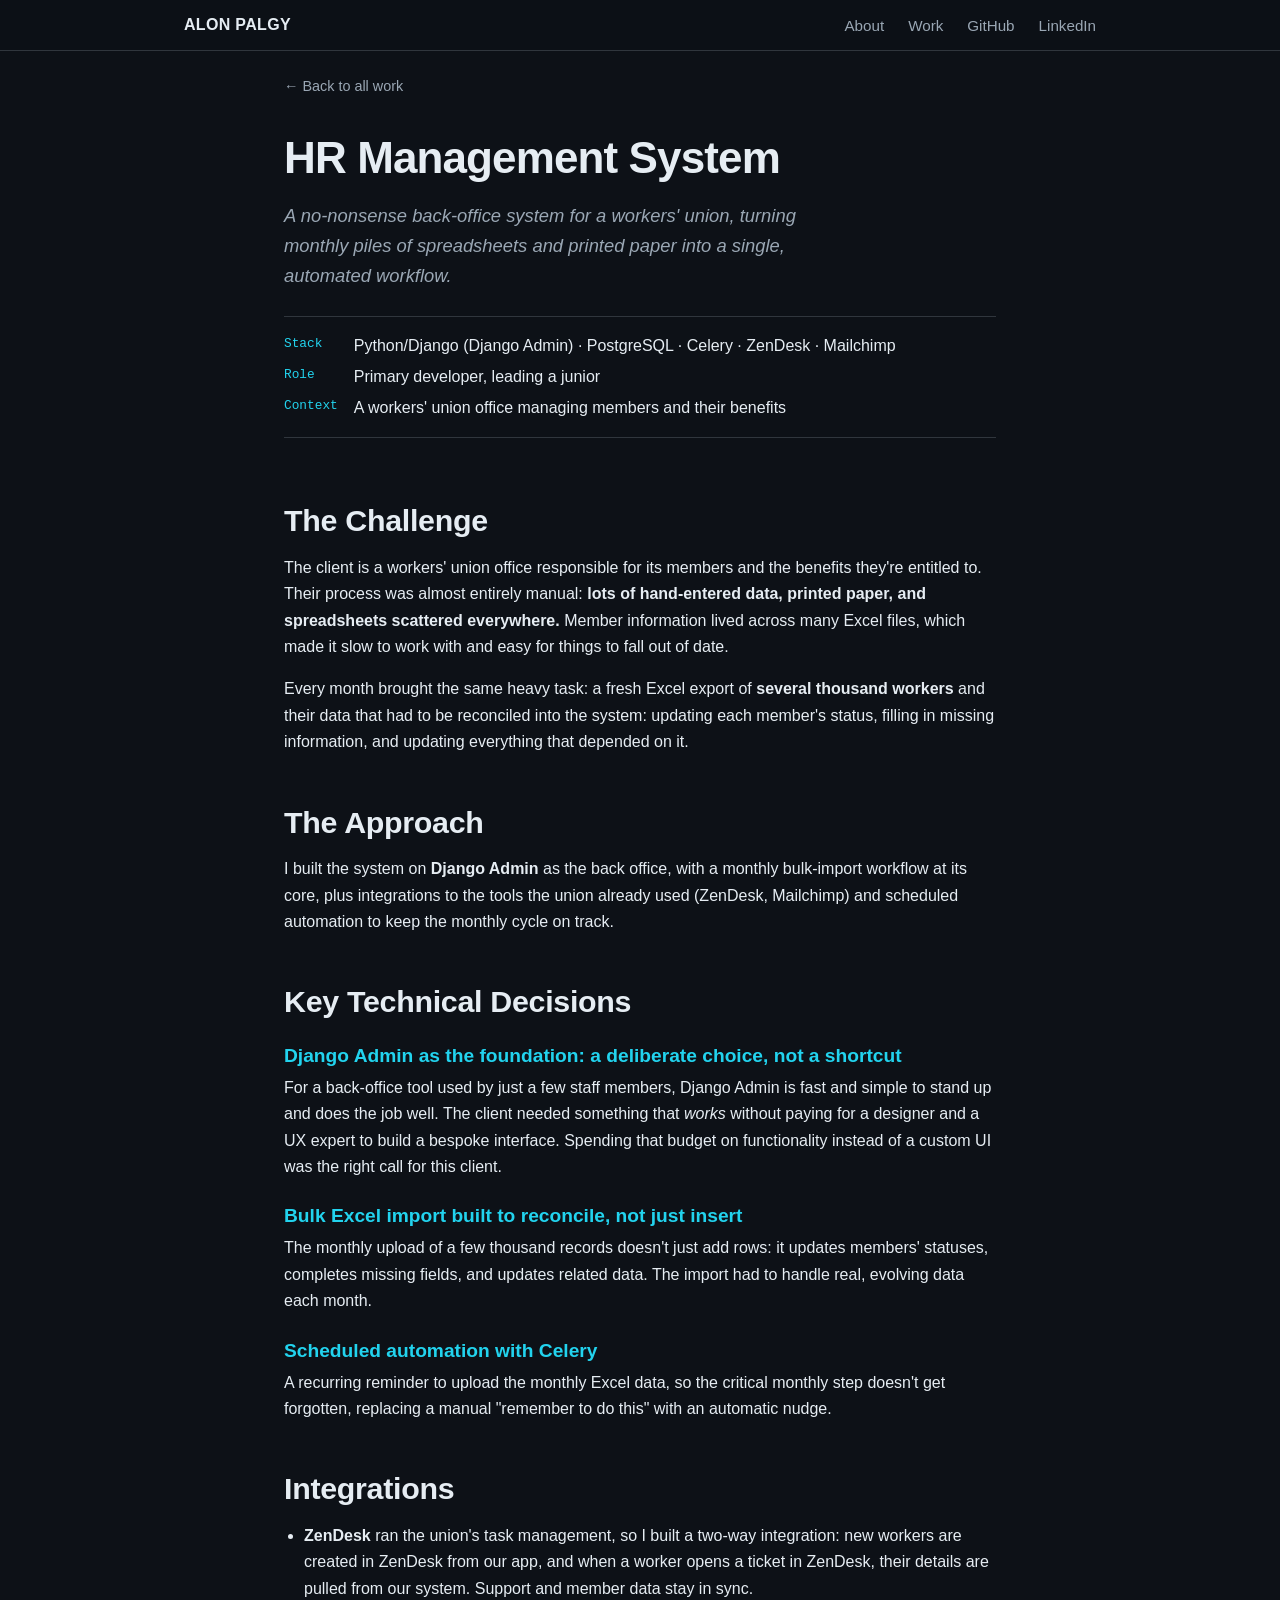
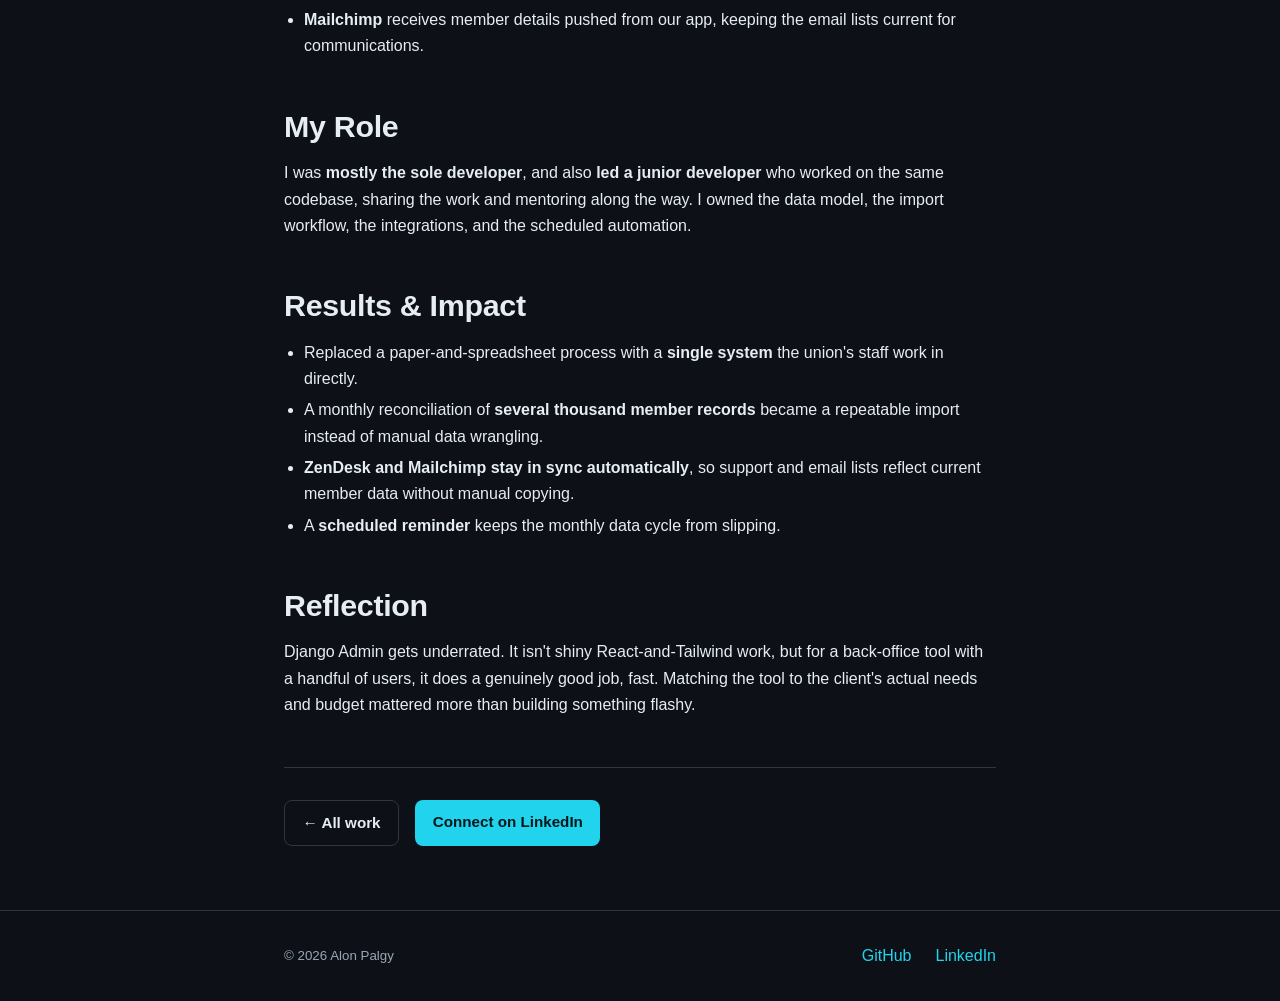
<file: projects/hr-system.html>
<!doctype html>
<html lang="en">
<head>
  <meta charset="utf-8">
  <meta name="viewport" content="width=device-width, initial-scale=1">
  <title>HR Management System — Alon Palgy</title>
  <meta name="description" content="Case study: a Django Admin back office for a workers' union, with monthly bulk Excel reconciliation of thousands of records, two-way ZenDesk and Mailchimp integration, and Celery automation.">
  <link rel="icon" type="image/svg+xml" href="../assets/favicon.svg">
  <link rel="stylesheet" href="../style.css">
  <meta property="og:type" content="article">
  <meta property="og:title" content="HR Management System — Alon Palgy">
  <meta property="og:description" content="A no-nonsense back-office system for a workers' union, turning monthly piles of spreadsheets and printed paper into a single, automated workflow.">
  <meta property="og:url" content="https://alon-p.github.io/self/projects/hr-system.html">
</head>
<body>

  <header class="nav">
    <div class="nav-inner">
      <a class="nav-brand" href="../index.html">ALON PALGY</a>
      <nav class="nav-links" aria-label="Primary">
        <a href="../index.html#about">About</a>
        <a href="../index.html#work">Work</a>
        <a href="https://github.com/alon-p" rel="noopener">GitHub</a>
        <a href="https://www.linkedin.com/in/alonpgy" rel="noopener">LinkedIn</a>
      </nav>
    </div>
  </header>

  <main>
    <div class="container">
      <a class="back-link" href="../index.html#work">← Back to all work</a>

      <article>
        <header class="case-header">
          <h1>HR Management System</h1>
          <p class="case-tagline">A no-nonsense back-office system for a workers' union, turning monthly piles of spreadsheets and printed paper into a single, automated workflow.</p>
          <div class="case-meta">
            <dl>
              <dt>Stack</dt><dd>Python/Django (Django Admin) · PostgreSQL · Celery · ZenDesk · Mailchimp</dd>
              <dt>Role</dt><dd>Primary developer, leading a junior</dd>
              <dt>Context</dt><dd>A workers' union office managing members and their benefits</dd>
            </dl>
          </div>
        </header>

        <div class="case-body">
          <h2>The Challenge</h2>
          <p>The client is a workers' union office responsible for its members and the benefits they're entitled to. Their process was almost entirely manual: <strong>lots of hand-entered data, printed paper, and spreadsheets scattered everywhere.</strong> Member information lived across many Excel files, which made it slow to work with and easy for things to fall out of date.</p>
          <p>Every month brought the same heavy task: a fresh Excel export of <strong>several thousand workers</strong> and their data that had to be reconciled into the system: updating each member's status, filling in missing information, and updating everything that depended on it.</p>

          <h2>The Approach</h2>
          <p>I built the system on <strong>Django Admin</strong> as the back office, with a monthly bulk-import workflow at its core, plus integrations to the tools the union already used (ZenDesk, Mailchimp) and scheduled automation to keep the monthly cycle on track.</p>

          <h2>Key Technical Decisions</h2>
          <h3>Django Admin as the foundation: a deliberate choice, not a shortcut</h3>
          <p>For a back-office tool used by just a few staff members, Django Admin is fast and simple to stand up and does the job well. The client needed something that <em>works</em> without paying for a designer and a UX expert to build a bespoke interface. Spending that budget on functionality instead of a custom UI was the right call for this client.</p>
          <h3>Bulk Excel import built to reconcile, not just insert</h3>
          <p>The monthly upload of a few thousand records doesn't just add rows: it updates members' statuses, completes missing fields, and updates related data. The import had to handle real, evolving data each month.</p>
          <h3>Scheduled automation with Celery</h3>
          <p>A recurring reminder to upload the monthly Excel data, so the critical monthly step doesn't get forgotten, replacing a manual "remember to do this" with an automatic nudge.</p>

          <h2>Integrations</h2>
          <ul>
            <li><strong>ZenDesk</strong> ran the union's task management, so I built a two-way integration: new workers are created in ZenDesk from our app, and when a worker opens a ticket in ZenDesk, their details are pulled from our system. Support and member data stay in sync.</li>
            <li><strong>Mailchimp</strong> receives member details pushed from our app, keeping the email lists current for communications.</li>
          </ul>

          <h2>My Role</h2>
          <p>I was <strong>mostly the sole developer</strong>, and also <strong>led a junior developer</strong> who worked on the same codebase, sharing the work and mentoring along the way. I owned the data model, the import workflow, the integrations, and the scheduled automation.</p>

          <h2>Results &amp; Impact</h2>
          <ul>
            <li>Replaced a paper-and-spreadsheet process with a <strong>single system</strong> the union's staff work in directly.</li>
            <li>A monthly reconciliation of <strong>several thousand member records</strong> became a repeatable import instead of manual data wrangling.</li>
            <li><strong>ZenDesk and Mailchimp stay in sync automatically</strong>, so support and email lists reflect current member data without manual copying.</li>
            <li>A <strong>scheduled reminder</strong> keeps the monthly data cycle from slipping.</li>
          </ul>

          <h2>Reflection</h2>
          <p>Django Admin gets underrated. It isn't shiny React-and-Tailwind work, but for a back-office tool with a handful of users, it does a genuinely good job, fast. Matching the tool to the client's actual needs and budget mattered more than building something flashy.</p>
        </div>

        <div class="case-cta">
          <a class="btn btn-secondary" href="../index.html#work">← All work</a>
          <a class="btn btn-primary" href="https://www.linkedin.com/in/alonpgy" rel="noopener">Connect on LinkedIn</a>
        </div>
      </article>
    </div>
  </main>

  <footer class="footer">
    <div class="container footer-inner">
      <small>© 2026 Alon Palgy</small>
      <div class="footer-links">
        <a href="https://github.com/alon-p" rel="noopener">GitHub</a>
        <a href="https://www.linkedin.com/in/alonpgy" rel="noopener">LinkedIn</a>
      </div>
    </div>
  </footer>

</body>
</html>
</file>
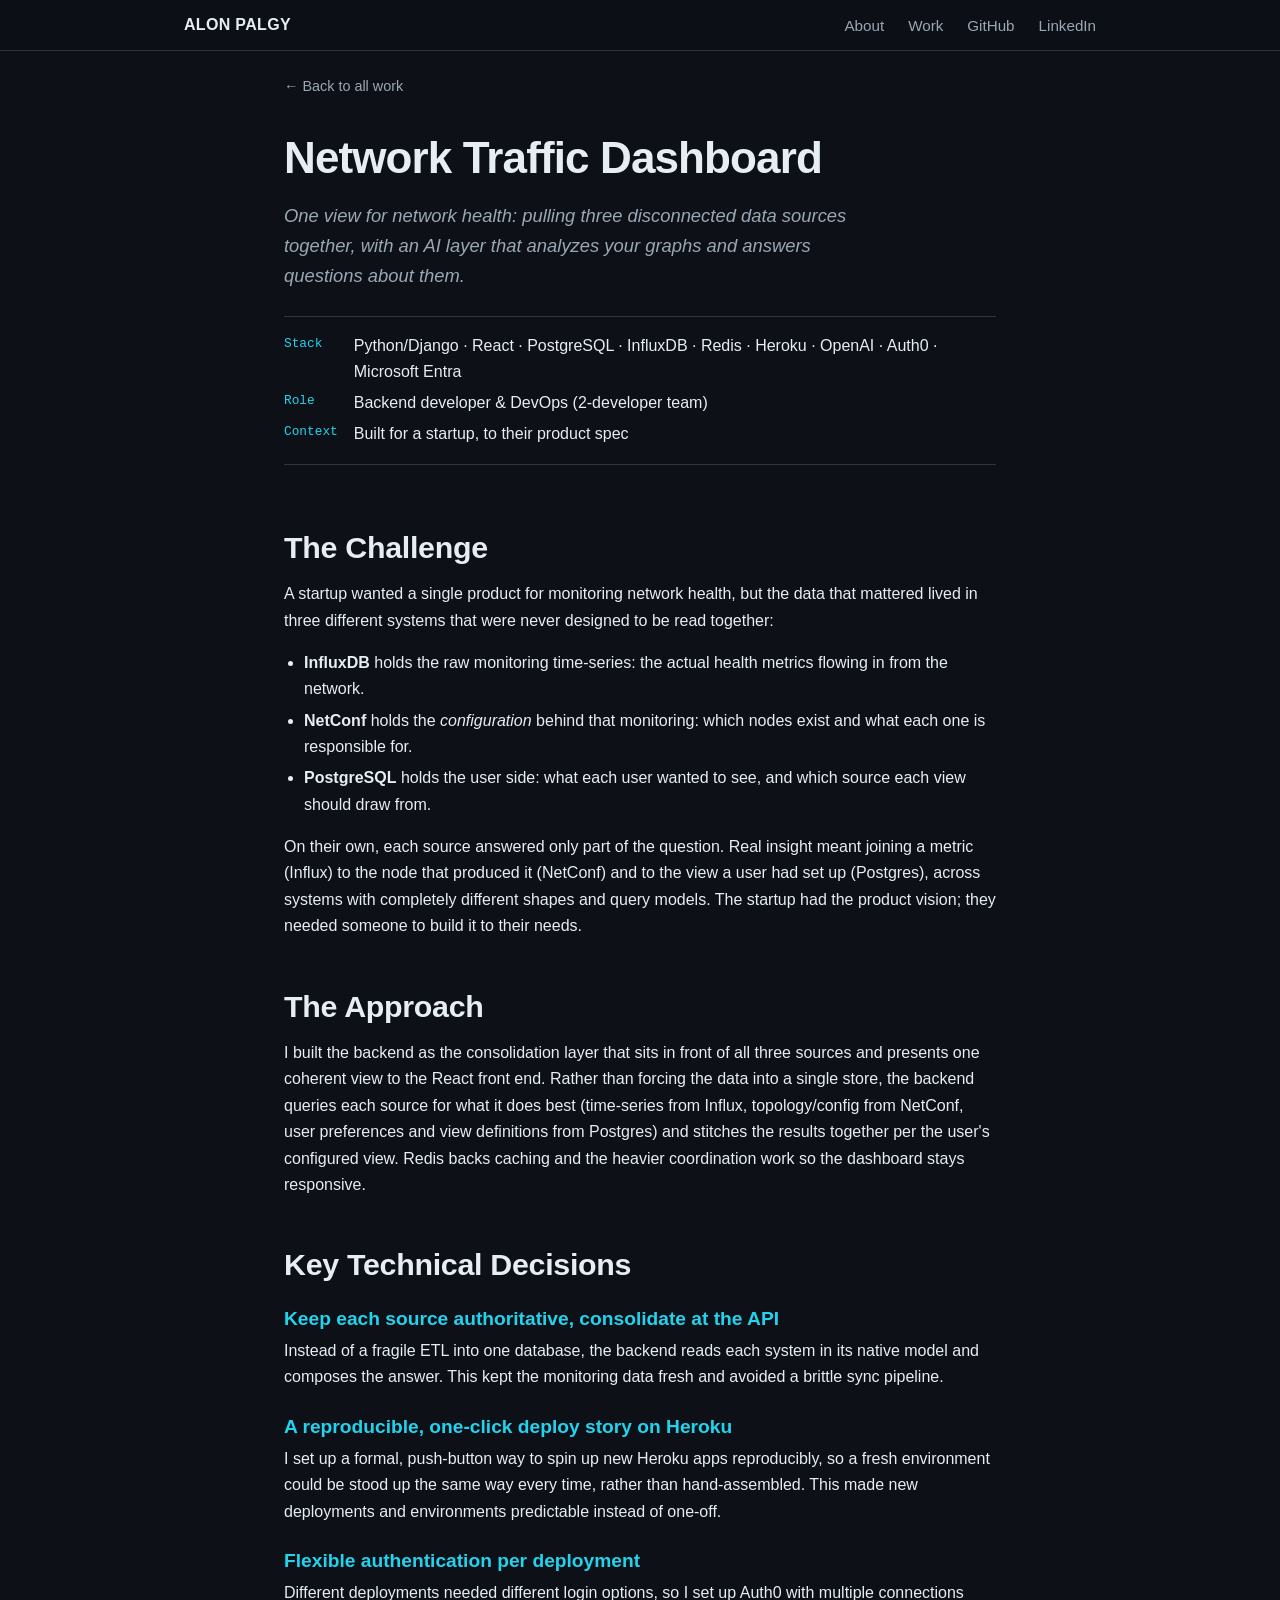
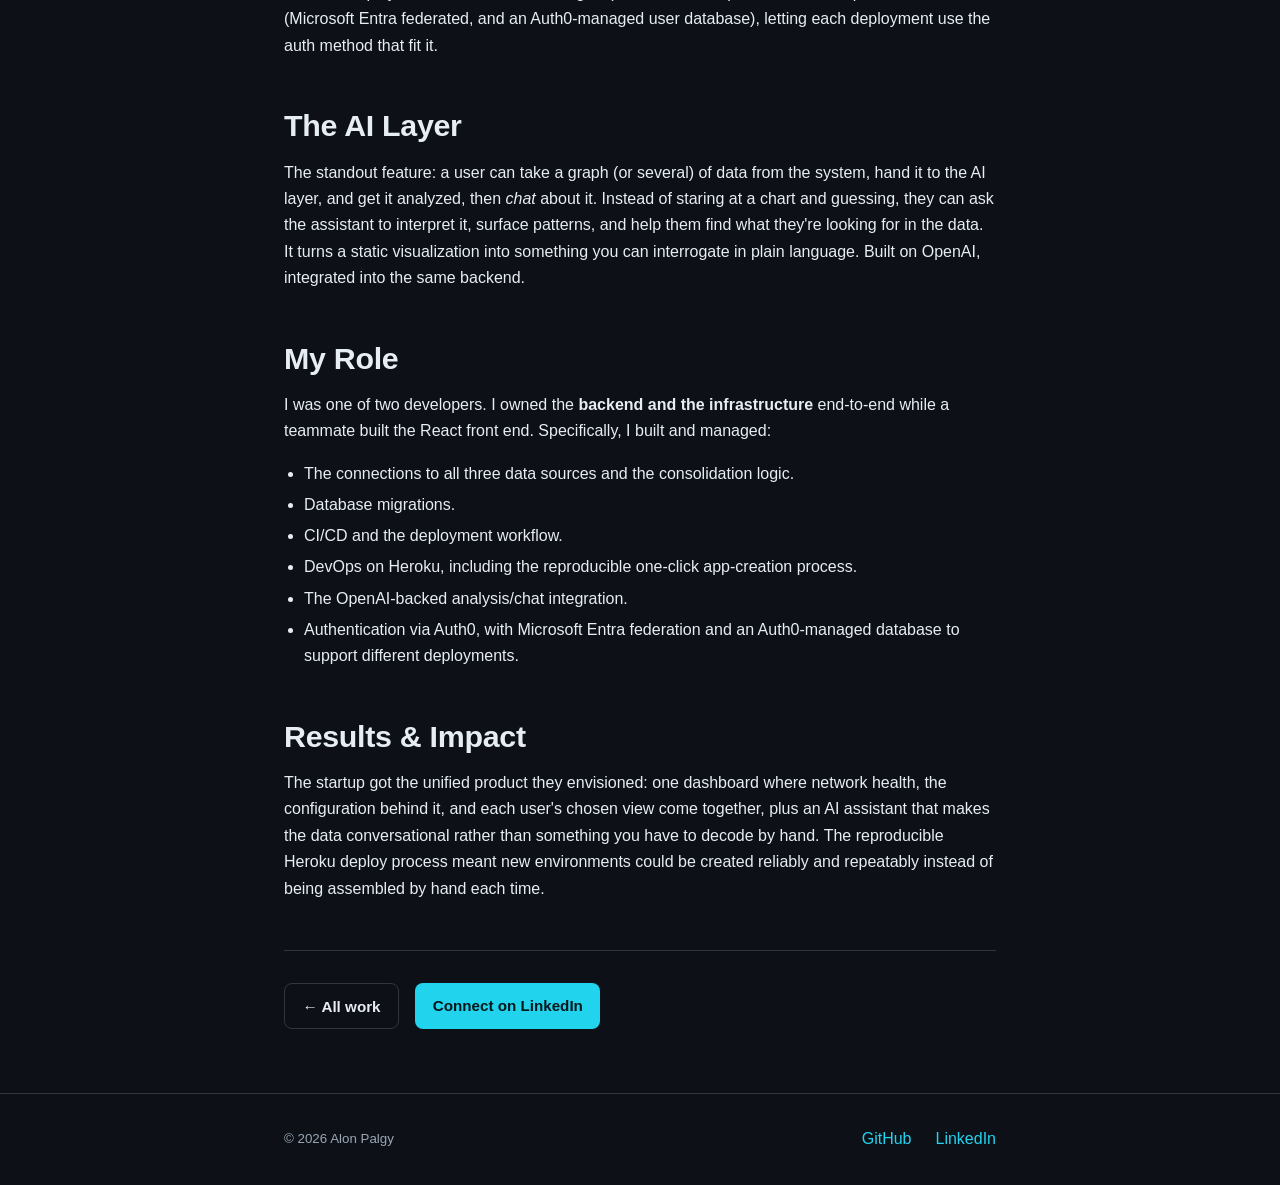
<file: projects/network-dashboard.html>
<!doctype html>
<html lang="en">
<head>
  <meta charset="utf-8">
  <meta name="viewport" content="width=device-width, initial-scale=1">
  <title>Network Traffic Dashboard — Alon Palgy</title>
  <meta name="description" content="Case study: a dashboard unifying three data sources for network health, with an AI layer that analyzes graphs and answers questions. Python/Django, React, InfluxDB, OpenAI.">
  <link rel="icon" type="image/svg+xml" href="../assets/favicon.svg">
  <link rel="stylesheet" href="../style.css">
  <meta property="og:type" content="article">
  <meta property="og:title" content="Network Traffic Dashboard — Alon Palgy">
  <meta property="og:description" content="Three disconnected data sources unified into one view, with an AI layer that analyzes your graphs and answers questions about them.">
  <meta property="og:url" content="https://alon-p.github.io/self/projects/network-dashboard.html">
</head>
<body>

  <header class="nav">
    <div class="nav-inner">
      <a class="nav-brand" href="../index.html">ALON PALGY</a>
      <nav class="nav-links" aria-label="Primary">
        <a href="../index.html#about">About</a>
        <a href="../index.html#work">Work</a>
        <a href="https://github.com/alon-p" rel="noopener">GitHub</a>
        <a href="https://www.linkedin.com/in/alonpgy" rel="noopener">LinkedIn</a>
      </nav>
    </div>
  </header>

  <main>
    <div class="container">
      <a class="back-link" href="../index.html#work">← Back to all work</a>

      <article>
        <header class="case-header">
          <h1>Network Traffic Dashboard</h1>
          <p class="case-tagline">One view for network health: pulling three disconnected data sources together, with an AI layer that analyzes your graphs and answers questions about them.</p>
          <div class="case-meta">
            <dl>
              <dt>Stack</dt><dd>Python/Django · React · PostgreSQL · InfluxDB · Redis · Heroku · OpenAI · Auth0 · Microsoft Entra</dd>
              <dt>Role</dt><dd>Backend developer &amp; DevOps (2-developer team)</dd>
              <dt>Context</dt><dd>Built for a startup, to their product spec</dd>
            </dl>
          </div>
        </header>

        <div class="case-body">
          <h2>The Challenge</h2>
          <p>A startup wanted a single product for monitoring network health, but the data that mattered lived in three different systems that were never designed to be read together:</p>
          <ul>
            <li><strong>InfluxDB</strong> holds the raw monitoring time-series: the actual health metrics flowing in from the network.</li>
            <li><strong>NetConf</strong> holds the <em>configuration</em> behind that monitoring: which nodes exist and what each one is responsible for.</li>
            <li><strong>PostgreSQL</strong> holds the user side: what each user wanted to see, and which source each view should draw from.</li>
          </ul>
          <p>On their own, each source answered only part of the question. Real insight meant joining a metric (Influx) to the node that produced it (NetConf) and to the view a user had set up (Postgres), across systems with completely different shapes and query models. The startup had the product vision; they needed someone to build it to their needs.</p>

          <h2>The Approach</h2>
          <p>I built the backend as the consolidation layer that sits in front of all three sources and presents one coherent view to the React front end. Rather than forcing the data into a single store, the backend queries each source for what it does best (time-series from Influx, topology/config from NetConf, user preferences and view definitions from Postgres) and stitches the results together per the user's configured view. Redis backs caching and the heavier coordination work so the dashboard stays responsive.</p>

          <h2>Key Technical Decisions</h2>
          <h3>Keep each source authoritative, consolidate at the API</h3>
          <p>Instead of a fragile ETL into one database, the backend reads each system in its native model and composes the answer. This kept the monitoring data fresh and avoided a brittle sync pipeline.</p>
          <h3>A reproducible, one-click deploy story on Heroku</h3>
          <p>I set up a formal, push-button way to spin up new Heroku apps reproducibly, so a fresh environment could be stood up the same way every time, rather than hand-assembled. This made new deployments and environments predictable instead of one-off.</p>
          <h3>Flexible authentication per deployment</h3>
          <p>Different deployments needed different login options, so I set up Auth0 with multiple connections (Microsoft Entra federated, and an Auth0-managed user database), letting each deployment use the auth method that fit it.</p>

          <h2>The AI Layer</h2>
          <p>The standout feature: a user can take a graph (or several) of data from the system, hand it to the AI layer, and get it analyzed, then <em>chat</em> about it. Instead of staring at a chart and guessing, they can ask the assistant to interpret it, surface patterns, and help them find what they're looking for in the data. It turns a static visualization into something you can interrogate in plain language. Built on OpenAI, integrated into the same backend.</p>

          <h2>My Role</h2>
          <p>I was one of two developers. I owned the <strong>backend and the infrastructure</strong> end-to-end while a teammate built the React front end. Specifically, I built and managed:</p>
          <ul>
            <li>The connections to all three data sources and the consolidation logic.</li>
            <li>Database migrations.</li>
            <li>CI/CD and the deployment workflow.</li>
            <li>DevOps on Heroku, including the reproducible one-click app-creation process.</li>
            <li>The OpenAI-backed analysis/chat integration.</li>
            <li>Authentication via Auth0, with Microsoft Entra federation and an Auth0-managed database to support different deployments.</li>
          </ul>

          <h2>Results &amp; Impact</h2>
          <p>The startup got the unified product they envisioned: one dashboard where network health, the configuration behind it, and each user's chosen view come together, plus an AI assistant that makes the data conversational rather than something you have to decode by hand. The reproducible Heroku deploy process meant new environments could be created reliably and repeatably instead of being assembled by hand each time.</p>
        </div>

        <div class="case-cta">
          <a class="btn btn-secondary" href="../index.html#work">← All work</a>
          <a class="btn btn-primary" href="https://www.linkedin.com/in/alonpgy" rel="noopener">Connect on LinkedIn</a>
        </div>
      </article>
    </div>
  </main>

  <footer class="footer">
    <div class="container footer-inner">
      <small>© 2026 Alon Palgy</small>
      <div class="footer-links">
        <a href="https://github.com/alon-p" rel="noopener">GitHub</a>
        <a href="https://www.linkedin.com/in/alonpgy" rel="noopener">LinkedIn</a>
      </div>
    </div>
  </footer>

</body>
</html>
</file>
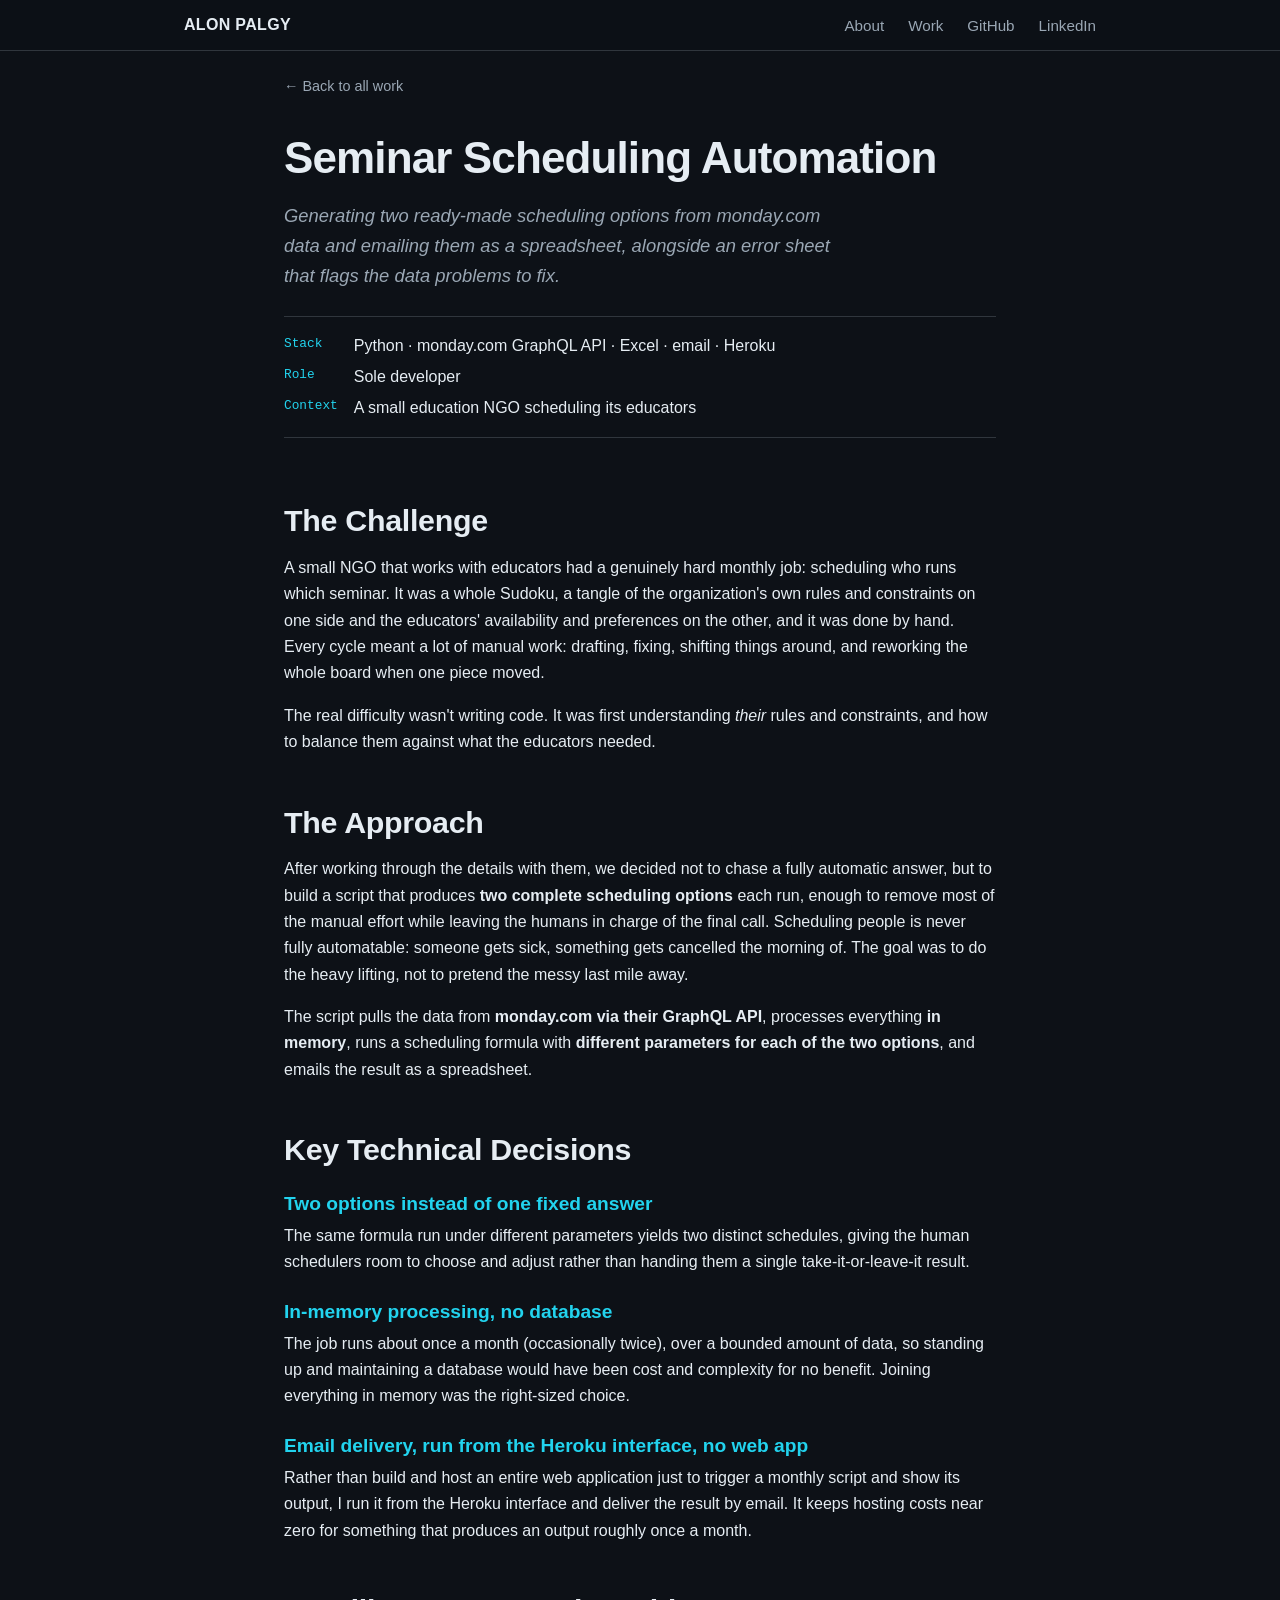
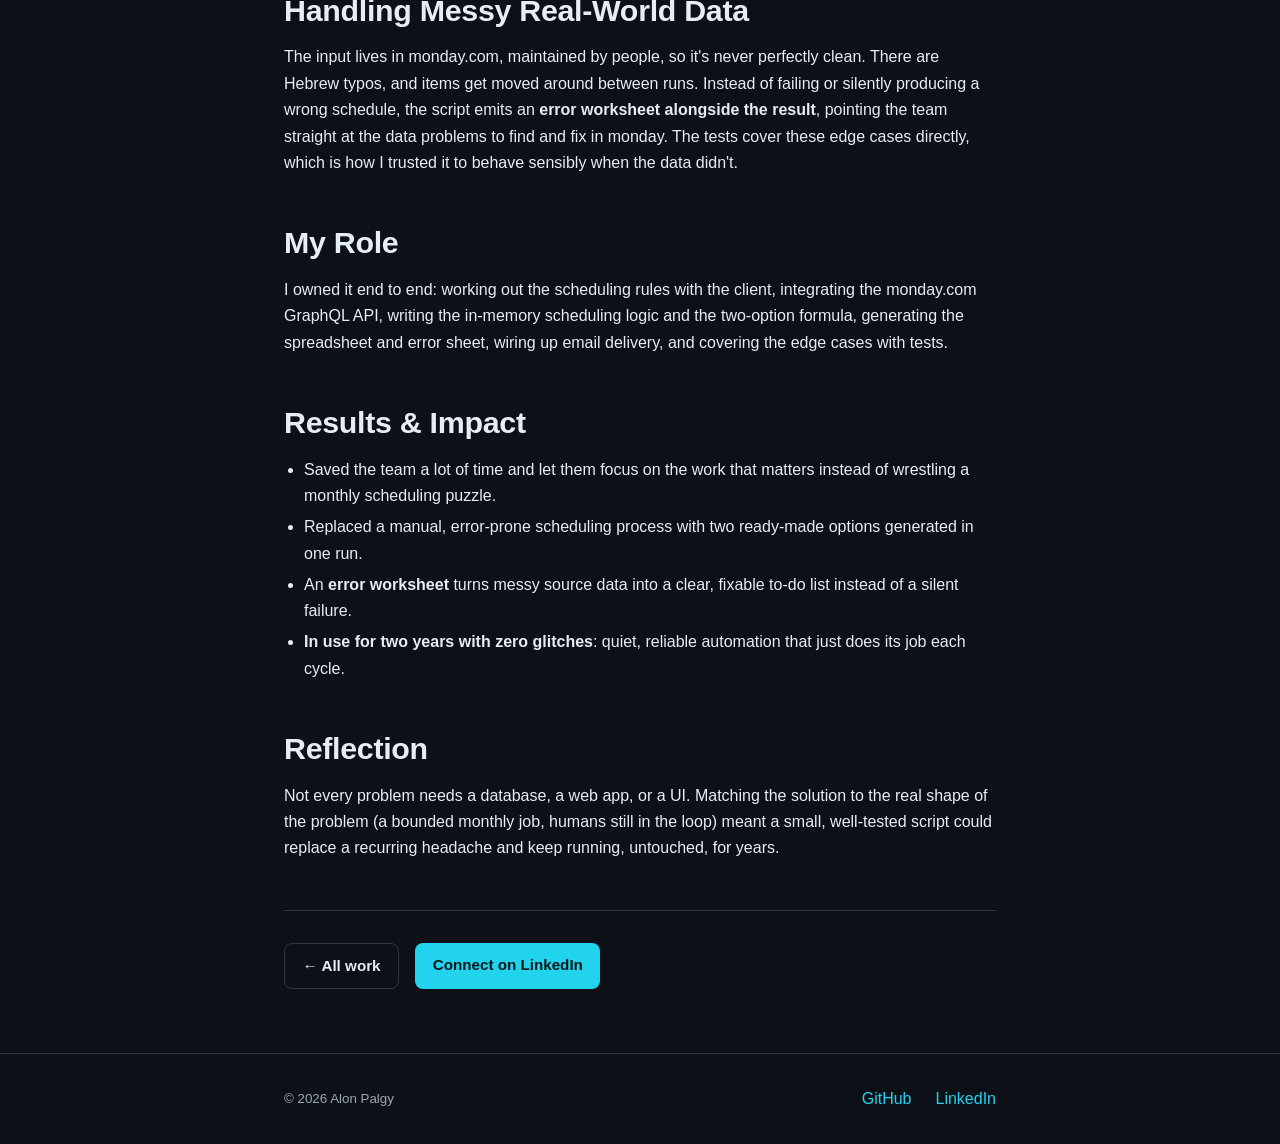
<file: projects/seminar-scheduler.html>
<!doctype html>
<html lang="en">
<head>
  <meta charset="utf-8">
  <meta name="viewport" content="width=device-width, initial-scale=1">
  <title>Seminar Scheduling Automation — Alon Palgy</title>
  <meta name="description" content="Case study: a Python script that pulls educator data from monday.com, builds two scheduling options in memory, and emails them as a spreadsheet, with an error sheet for the data problems. In use for two years.">
  <link rel="icon" type="image/svg+xml" href="../assets/favicon.svg">
  <link rel="stylesheet" href="../style.css">
  <meta property="og:type" content="article">
  <meta property="og:title" content="Seminar Scheduling Automation — Alon Palgy">
  <meta property="og:description" content="Turning a monthly scheduling Sudoku into two ready-made options, emailed, with an error sheet that catches the data problems for you.">
  <meta property="og:url" content="https://alon-p.github.io/self/projects/seminar-scheduler.html">
</head>
<body>

  <header class="nav">
    <div class="nav-inner">
      <a class="nav-brand" href="../index.html">ALON PALGY</a>
      <nav class="nav-links" aria-label="Primary">
        <a href="../index.html#about">About</a>
        <a href="../index.html#work">Work</a>
        <a href="https://github.com/alon-p" rel="noopener">GitHub</a>
        <a href="https://www.linkedin.com/in/alonpgy" rel="noopener">LinkedIn</a>
      </nav>
    </div>
  </header>

  <main>
    <div class="container">
      <a class="back-link" href="../index.html#work">← Back to all work</a>

      <article>
        <header class="case-header">
          <h1>Seminar Scheduling Automation</h1>
          <p class="case-tagline">Generating two ready-made scheduling options from monday.com data and emailing them as a spreadsheet, alongside an error sheet that flags the data problems to fix.</p>
          <div class="case-meta">
            <dl>
              <dt>Stack</dt><dd>Python · monday.com GraphQL API · Excel · email · Heroku</dd>
              <dt>Role</dt><dd>Sole developer</dd>
              <dt>Context</dt><dd>A small education NGO scheduling its educators</dd>
            </dl>
          </div>
        </header>

        <div class="case-body">
          <h2>The Challenge</h2>
          <p>A small NGO that works with educators had a genuinely hard monthly job: scheduling who runs which seminar. It was a whole Sudoku, a tangle of the organization's own rules and constraints on one side and the educators' availability and preferences on the other, and it was done by hand. Every cycle meant a lot of manual work: drafting, fixing, shifting things around, and reworking the whole board when one piece moved.</p>
          <p>The real difficulty wasn't writing code. It was first understanding <em>their</em> rules and constraints, and how to balance them against what the educators needed.</p>

          <h2>The Approach</h2>
          <p>After working through the details with them, we decided not to chase a fully automatic answer, but to build a script that produces <strong>two complete scheduling options</strong> each run, enough to remove most of the manual effort while leaving the humans in charge of the final call. Scheduling people is never fully automatable: someone gets sick, something gets cancelled the morning of. The goal was to do the heavy lifting, not to pretend the messy last mile away.</p>
          <p>The script pulls the data from <strong>monday.com via their GraphQL API</strong>, processes everything <strong>in memory</strong>, runs a scheduling formula with <strong>different parameters for each of the two options</strong>, and emails the result as a spreadsheet.</p>

          <h2>Key Technical Decisions</h2>
          <h3>Two options instead of one fixed answer</h3>
          <p>The same formula run under different parameters yields two distinct schedules, giving the human schedulers room to choose and adjust rather than handing them a single take-it-or-leave-it result.</p>
          <h3>In-memory processing, no database</h3>
          <p>The job runs about once a month (occasionally twice), over a bounded amount of data, so standing up and maintaining a database would have been cost and complexity for no benefit. Joining everything in memory was the right-sized choice.</p>
          <h3>Email delivery, run from the Heroku interface, no web app</h3>
          <p>Rather than build and host an entire web application just to trigger a monthly script and show its output, I run it from the Heroku interface and deliver the result by email. It keeps hosting costs near zero for something that produces an output roughly once a month.</p>

          <h2>Handling Messy Real-World Data</h2>
          <p>The input lives in monday.com, maintained by people, so it's never perfectly clean. There are Hebrew typos, and items get moved around between runs. Instead of failing or silently producing a wrong schedule, the script emits an <strong>error worksheet alongside the result</strong>, pointing the team straight at the data problems to find and fix in monday. The tests cover these edge cases directly, which is how I trusted it to behave sensibly when the data didn't.</p>

          <h2>My Role</h2>
          <p>I owned it end to end: working out the scheduling rules with the client, integrating the monday.com GraphQL API, writing the in-memory scheduling logic and the two-option formula, generating the spreadsheet and error sheet, wiring up email delivery, and covering the edge cases with tests.</p>

          <h2>Results &amp; Impact</h2>
          <ul>
            <li>Saved the team a lot of time and let them focus on the work that matters instead of wrestling a monthly scheduling puzzle.</li>
            <li>Replaced a manual, error-prone scheduling process with two ready-made options generated in one run.</li>
            <li>An <strong>error worksheet</strong> turns messy source data into a clear, fixable to-do list instead of a silent failure.</li>
            <li><strong>In use for two years with zero glitches</strong>: quiet, reliable automation that just does its job each cycle.</li>
          </ul>

          <h2>Reflection</h2>
          <p>Not every problem needs a database, a web app, or a UI. Matching the solution to the real shape of the problem (a bounded monthly job, humans still in the loop) meant a small, well-tested script could replace a recurring headache and keep running, untouched, for years.</p>
        </div>

        <div class="case-cta">
          <a class="btn btn-secondary" href="../index.html#work">← All work</a>
          <a class="btn btn-primary" href="https://www.linkedin.com/in/alonpgy" rel="noopener">Connect on LinkedIn</a>
        </div>
      </article>
    </div>
  </main>

  <footer class="footer">
    <div class="container footer-inner">
      <small>© 2026 Alon Palgy</small>
      <div class="footer-links">
        <a href="https://github.com/alon-p" rel="noopener">GitHub</a>
        <a href="https://www.linkedin.com/in/alonpgy" rel="noopener">LinkedIn</a>
      </div>
    </div>
  </footer>

</body>
</html>
</file>
<file: style.css>
/* ===========================================================================
   Alon Palgy — personal site
   Single shared stylesheet. Zero dependencies. Dark technical theme.
   =========================================================================== */

/* ---- Design tokens ------------------------------------------------------- */
:root {
  --bg:         #0d1117;  /* page background (deep charcoal) */
  --surface:    #161b22;  /* cards, tag chips, raised areas */
  --surface-2:  #1c2230;  /* hover surface */
  --border:     #30363d;  /* dividers, card borders */
  --text:       #e6edf3;  /* primary text */
  --text-muted: #9aa7b4;  /* secondary text, dates, captions */
  --accent:     #22d3ee;  /* cyan — links, underlines, buttons */
  --accent-dim: #155e6b;  /* muted accent for borders/rules */
  --accent-ink: #04171b;  /* text on top of accent fills */

  --max-width:  760px;    /* readable measure for prose */
  --wide:       960px;    /* nav / wide containers */

  --font: -apple-system, BlinkMacSystemFont, "Segoe UI", Roboto, Helvetica, Arial, sans-serif;
  --mono: ui-monospace, SFMono-Regular, "SF Mono", Menlo, Consolas, "Liberation Mono", monospace;

  --sp-1: 0.5rem;
  --sp-2: 1rem;
  --sp-3: 1.5rem;
  --sp-4: 2rem;
  --sp-5: 3rem;
  --sp-6: 4rem;

  --radius: 8px;
}

/* ---- Reset / base -------------------------------------------------------- */
*, *::before, *::after { box-sizing: border-box; }

html { -webkit-text-size-adjust: 100%; scroll-behavior: smooth; }

@media (prefers-reduced-motion: reduce) {
  html { scroll-behavior: auto; }
  * { transition: none !important; }
}

body {
  margin: 0;
  background: var(--bg);
  color: var(--text);
  font-family: var(--font);
  font-size: 16px;
  line-height: 1.65;
  -webkit-font-smoothing: antialiased;
  text-rendering: optimizeLegibility;
}

h1, h2, h3, h4 { line-height: 1.2; font-weight: 700; color: var(--text); }
h1 { font-size: clamp(2rem, 5vw, 2.75rem); letter-spacing: -0.02em; }
h2 { font-size: clamp(1.5rem, 3.5vw, 1.9rem); letter-spacing: -0.01em; }
h3 { font-size: 1.2rem; }

p { margin: 0 0 var(--sp-2); }

a { color: var(--accent); text-decoration: none; }
a:hover { text-decoration: underline; }
a:focus-visible,
button:focus-visible { outline: 2px solid var(--accent); outline-offset: 3px; border-radius: 4px; }

ul { padding-left: 1.25rem; }
li { margin: 0.3rem 0; }

strong { color: var(--text); font-weight: 700; }

/* ---- Layout containers --------------------------------------------------- */
.container { width: 100%; max-width: var(--max-width); margin: 0 auto; padding: 0 var(--sp-3); }
.container-wide { max-width: var(--wide); }

main { display: block; }

.section { padding: var(--sp-6) 0; border-top: 1px solid var(--border); }
.section:first-of-type { border-top: none; }

.section-title {
  display: inline-block;
  margin: 0 0 var(--sp-3);
  padding-bottom: 0.35rem;
  border-bottom: 3px solid var(--accent);
}

/* ---- Read-more (no-JS fold, checkbox-driven) ----------------------------- */
.readmore-toggle { position: absolute; width: 1px; height: 1px; opacity: 0; pointer-events: none; }
.readmore-rest { display: none; }
.readmore-toggle:checked ~ .readmore-rest { display: block; }
.readmore-btn {
  display: inline-block; cursor: pointer;
  color: var(--accent); font-weight: 600;
}
.readmore-btn:hover { text-decoration: underline; }
.readmore-btn::after { content: " \2193"; font-family: var(--mono); }
.readmore-toggle:checked ~ .readmore-btn::after { content: " \2191"; }
.readmore-less { display: none; }
.readmore-toggle:checked ~ .readmore-btn .readmore-more { display: none; }
.readmore-toggle:checked ~ .readmore-btn .readmore-less { display: inline; }
.readmore-toggle:focus-visible ~ .readmore-btn { outline: 2px solid var(--accent); outline-offset: 3px; border-radius: 4px; }

/* ---- Nav ----------------------------------------------------------------- */
.nav {
  position: sticky; top: 0; z-index: 10;
  background: rgba(13, 17, 23, 0.85);
  backdrop-filter: saturate(140%) blur(8px);
  border-bottom: 1px solid var(--border);
}
.nav-inner {
  display: flex; align-items: center; justify-content: space-between;
  gap: var(--sp-2);
  max-width: var(--wide); margin: 0 auto; padding: 0.75rem var(--sp-3);
  flex-wrap: wrap;
}
.nav-brand { font-weight: 700; color: var(--text); letter-spacing: 0.02em; }
.nav-brand:hover { text-decoration: none; color: var(--accent); }
.nav-links { display: flex; gap: var(--sp-3); flex-wrap: wrap; align-items: center; }
.nav-links a { color: var(--text-muted); font-size: 0.95rem; }
.nav-links a:hover { color: var(--accent); text-decoration: none; }

/* ---- Hero ---------------------------------------------------------------- */
.hero { padding: var(--sp-6) 0 var(--sp-5); }
.hero h1 { margin: 0 0 var(--sp-2); }
.hero .lead { font-size: 1.2rem; color: var(--text); max-width: 38ch; }
.hero .accent-rule { width: 64px; height: 4px; background: var(--accent); border: 0; margin: var(--sp-3) 0; }
.hero-actions { display: flex; gap: var(--sp-2); flex-wrap: wrap; margin-top: var(--sp-3); }

/* ---- Buttons ------------------------------------------------------------- */
.btn {
  display: inline-block;
  padding: 0.6rem 1.1rem;
  border-radius: var(--radius);
  font-weight: 600; font-size: 0.95rem;
  transition: background 150ms ease, border-color 150ms ease, color 150ms ease;
}
.btn-primary { background: var(--accent); color: var(--accent-ink); }
.btn-primary:hover { background: #5ee3f2; text-decoration: none; }
.btn-secondary { border: 1px solid var(--border); color: var(--text); }
.btn-secondary:hover { border-color: var(--accent); color: var(--accent); text-decoration: none; }

/* ---- Skills -------------------------------------------------------------- */
.skills-intro { color: var(--text); margin: 0 0 var(--sp-2); }
.tier-legend { color: var(--text); font-size: 0.85rem; margin: 0 0 var(--sp-5); padding-bottom: var(--sp-3); border-bottom: 1px solid var(--border); display: flex; flex-wrap: wrap; gap: 0.4rem 0.6rem; align-items: center; }

/* Tabbed skill categories — CSS-only, driven by hidden radio inputs */
.skill-tabs { position: relative; }
.skill-tab-input { position: absolute; width: 1px; height: 1px; opacity: 0; pointer-events: none; }

.skill-tablist {
  display: flex; flex-wrap: wrap; gap: 0.4rem 1.4rem;
  border-bottom: 1px solid var(--border);
  margin-bottom: var(--sp-3);
}
.skill-tab {
  cursor: pointer;
  font-family: var(--mono); font-size: 0.9rem; line-height: 1;
  color: var(--text-muted);
  padding: 0.65rem 0.15rem;
  border-bottom: 2px solid transparent;
  margin-bottom: -1px;
  white-space: nowrap;
  transition: color 0.15s ease, border-color 0.15s ease;
}
.skill-tab:hover { color: var(--text); }

/* Active tab: accent text with an underline indicator */
.skill-tab-input:nth-of-type(1):checked ~ .skill-tablist .skill-tab:nth-child(1),
.skill-tab-input:nth-of-type(2):checked ~ .skill-tablist .skill-tab:nth-child(2),
.skill-tab-input:nth-of-type(3):checked ~ .skill-tablist .skill-tab:nth-child(3),
.skill-tab-input:nth-of-type(4):checked ~ .skill-tablist .skill-tab:nth-child(4),
.skill-tab-input:nth-of-type(5):checked ~ .skill-tablist .skill-tab:nth-child(5),
.skill-tab-input:nth-of-type(6):checked ~ .skill-tablist .skill-tab:nth-child(6),
.skill-tab-input:nth-of-type(7):checked ~ .skill-tablist .skill-tab:nth-child(7) {
  color: var(--accent);
  border-bottom-color: var(--accent);
}

/* Keyboard focus on the hidden radio lights up its tab */
.skill-tab-input:nth-of-type(1):focus-visible ~ .skill-tablist .skill-tab:nth-child(1),
.skill-tab-input:nth-of-type(2):focus-visible ~ .skill-tablist .skill-tab:nth-child(2),
.skill-tab-input:nth-of-type(3):focus-visible ~ .skill-tablist .skill-tab:nth-child(3),
.skill-tab-input:nth-of-type(4):focus-visible ~ .skill-tablist .skill-tab:nth-child(4),
.skill-tab-input:nth-of-type(5):focus-visible ~ .skill-tablist .skill-tab:nth-child(5),
.skill-tab-input:nth-of-type(6):focus-visible ~ .skill-tablist .skill-tab:nth-child(6),
.skill-tab-input:nth-of-type(7):focus-visible ~ .skill-tablist .skill-tab:nth-child(7) {
  outline: 2px solid var(--accent); outline-offset: 2px;
}

/* Panels: show only the one whose tab is checked */
.skill-panel { display: none; }
.skill-panel > .skills-intro:first-child { margin-top: 0; }
.skill-tab-input:nth-of-type(1):checked ~ .skill-panels .skill-panel:nth-child(1),
.skill-tab-input:nth-of-type(2):checked ~ .skill-panels .skill-panel:nth-child(2),
.skill-tab-input:nth-of-type(3):checked ~ .skill-panels .skill-panel:nth-child(3),
.skill-tab-input:nth-of-type(4):checked ~ .skill-panels .skill-panel:nth-child(4),
.skill-tab-input:nth-of-type(5):checked ~ .skill-panels .skill-panel:nth-child(5),
.skill-tab-input:nth-of-type(6):checked ~ .skill-panels .skill-panel:nth-child(6),
.skill-tab-input:nth-of-type(7):checked ~ .skill-panels .skill-panel:nth-child(7) {
  display: block;
}

/* Tier chips */
.tier {
  font-family: var(--mono); font-size: 0.68rem; text-transform: uppercase; letter-spacing: 0.05em;
  padding: 0.1rem 0.45rem; border-radius: var(--radius); border: 1px solid var(--border);
  white-space: nowrap;
}
.tier-core     { color: var(--accent); border-color: var(--accent); }
.tier-strong   { color: var(--text); }
.tier-familiar { color: var(--text-muted); }

/* Expandable skill (native <details>, no JS) */
.skill { border-bottom: 1px solid var(--border); }
.skill summary {
  cursor: pointer; display: flex; align-items: center; gap: 0.6rem;
  padding: 0.85rem 0.75rem; list-style: none;
  border-radius: var(--radius);
  transition: background 0.15s ease;
}
.skill summary:hover { background: var(--surface); }
.skill[open] summary { background: var(--surface); }
.skill summary::-webkit-details-marker { display: none; }
.skill summary::after { content: "+"; margin-left: auto; color: var(--accent); font-family: var(--mono); font-size: 1.1rem; line-height: 1; }
.skill[open] summary::after { content: "\2212"; }
.skill summary:focus-visible { outline: 2px solid var(--accent); outline-offset: 2px; }
.skill .skill-name { font-family: var(--mono); font-size: 0.95rem; color: var(--text); }
.skill .skill-body { padding: 0.25rem 0.75rem var(--sp-2); }
.skill .skill-body p { margin: 0 0 var(--sp-1); }
.skill .seen-in { font-size: 0.85rem; color: var(--text-muted); }

/* Familiar/listed-only tools: plain chips, nothing to expand */
.skill-listed { display: flex; flex-wrap: wrap; gap: 0.4rem; align-items: center; padding: var(--sp-1) 0; }
.skill-listed .skill-name { font-family: var(--mono); font-size: 0.85rem; color: var(--text); }

/* ---- How I work ---------------------------------------------------------- */
.principle { margin-bottom: var(--sp-3); }
.principle h3 { margin: 0 0 0.25rem; }
.principle .num { color: var(--accent); font-family: var(--mono); margin-right: 0.5rem; }

/* ---- Stack tags ---------------------------------------------------------- */
.tags { display: flex; flex-wrap: wrap; gap: 0.4rem; margin: var(--sp-2) 0; padding: 0; list-style: none; }
.tags li, .tag {
  font-family: var(--mono); font-size: 0.78rem;
  background: var(--surface); color: var(--text-muted);
  border: 1px solid var(--border); border-radius: 6px;
  padding: 0.18rem 0.5rem;
}

/* ---- Project teasers ----------------------------------------------------- */
.teasers { display: grid; gap: var(--sp-3); }
.teaser {
  border: 1px solid var(--border); border-radius: var(--radius);
  background: var(--surface); padding: var(--sp-3);
  transition: border-color 150ms ease, transform 150ms ease;
}
.teaser:hover { border-color: var(--accent-dim); }
.teaser h3 { margin: 0 0 0.25rem; }
.teaser h3 a { color: var(--text); }
.teaser h3 a:hover { color: var(--accent); text-decoration: none; }
.teaser .tagline { color: var(--text-muted); margin: 0 0 var(--sp-1); }
.teaser .more { font-weight: 600; font-size: 0.9rem; }

/* ---- Open-source cards --------------------------------------------------- */
.repos { display: grid; gap: var(--sp-3); }
.repo {
  border: 1px solid var(--border); border-radius: var(--radius);
  background: var(--surface); padding: var(--sp-3);
}
.repo h3 { margin: 0 0 0.25rem; font-family: var(--mono); font-size: 1.05rem; }
.repo-role {
  font-family: var(--mono); font-size: 0.7rem; text-transform: uppercase; letter-spacing: 0.05em;
  color: var(--accent); border: 1px solid var(--border); border-radius: var(--radius);
  padding: 0.1rem 0.4rem; margin-left: 0.4rem; vertical-align: middle;
}
.repo p { color: var(--text-muted); margin: 0 0 var(--sp-1); }
.repo .links { display: flex; gap: var(--sp-2); flex-wrap: wrap; font-size: 0.9rem; }

/* ---- Case study (project pages) ----------------------------------------- */
.back-link { display: inline-block; margin: var(--sp-3) 0 0; color: var(--text-muted); font-size: 0.9rem; }
.back-link:hover { color: var(--accent); }

.case-header { padding: var(--sp-4) 0 var(--sp-2); }
.case-header h1 { margin: 0 0 var(--sp-2); }
.case-tagline { color: var(--text-muted); font-size: 1.15rem; font-style: italic; max-width: 55ch; }
.case-meta { margin: var(--sp-3) 0 0; padding: var(--sp-2) 0; border-top: 1px solid var(--border); border-bottom: 1px solid var(--border); }
.case-meta dl { display: grid; grid-template-columns: auto 1fr; gap: 0.3rem var(--sp-2); margin: 0; }
.case-meta dt { color: var(--accent); font-family: var(--mono); font-size: 0.8rem; }
.case-meta dd { margin: 0; color: var(--text); }

.case-body h2 { margin: var(--sp-5) 0 var(--sp-2); }
.case-body h3 { margin: var(--sp-3) 0 0.5rem; color: var(--accent); }
.case-body blockquote {
  margin: var(--sp-3) 0; padding: var(--sp-2) var(--sp-3);
  border-left: 3px solid var(--accent-dim); background: var(--surface);
  color: var(--text-muted); border-radius: 0 var(--radius) var(--radius) 0;
}

.case-cta { margin: var(--sp-5) 0 var(--sp-6); padding-top: var(--sp-4); border-top: 1px solid var(--border); display: flex; gap: var(--sp-2); flex-wrap: wrap; }

/* ---- Footer -------------------------------------------------------------- */
.footer { border-top: 1px solid var(--border); padding: var(--sp-4) 0; color: var(--text-muted); }
.footer-inner { display: flex; justify-content: space-between; gap: var(--sp-2); flex-wrap: wrap; align-items: center; }
.footer-links { display: flex; gap: var(--sp-3); }
.footer small { color: var(--text-muted); }

/* ---- Responsive ---------------------------------------------------------- */
@media (max-width: 640px) {
  .nav-inner { justify-content: center; }
  .nav-links { gap: var(--sp-2); justify-content: center; }
  .section { padding: var(--sp-5) 0; }
  .hero { padding: var(--sp-5) 0 var(--sp-4); }
  .case-meta dl { grid-template-columns: 1fr; }
  .case-meta dt { margin-top: 0.4rem; }
  .case-cta { margin-bottom: var(--sp-4); }
}

/* ---- Print --------------------------------------------------------------- */
@media print {
  :root { --bg: #fff; --surface: #fff; --text: #111; --text-muted: #444; --border: #ccc; --accent: #036; }
  .nav, .hero-actions, .case-cta, .back-link { display: none; }
  body { font-size: 12pt; }
  a { color: #036; }
}
</file>
